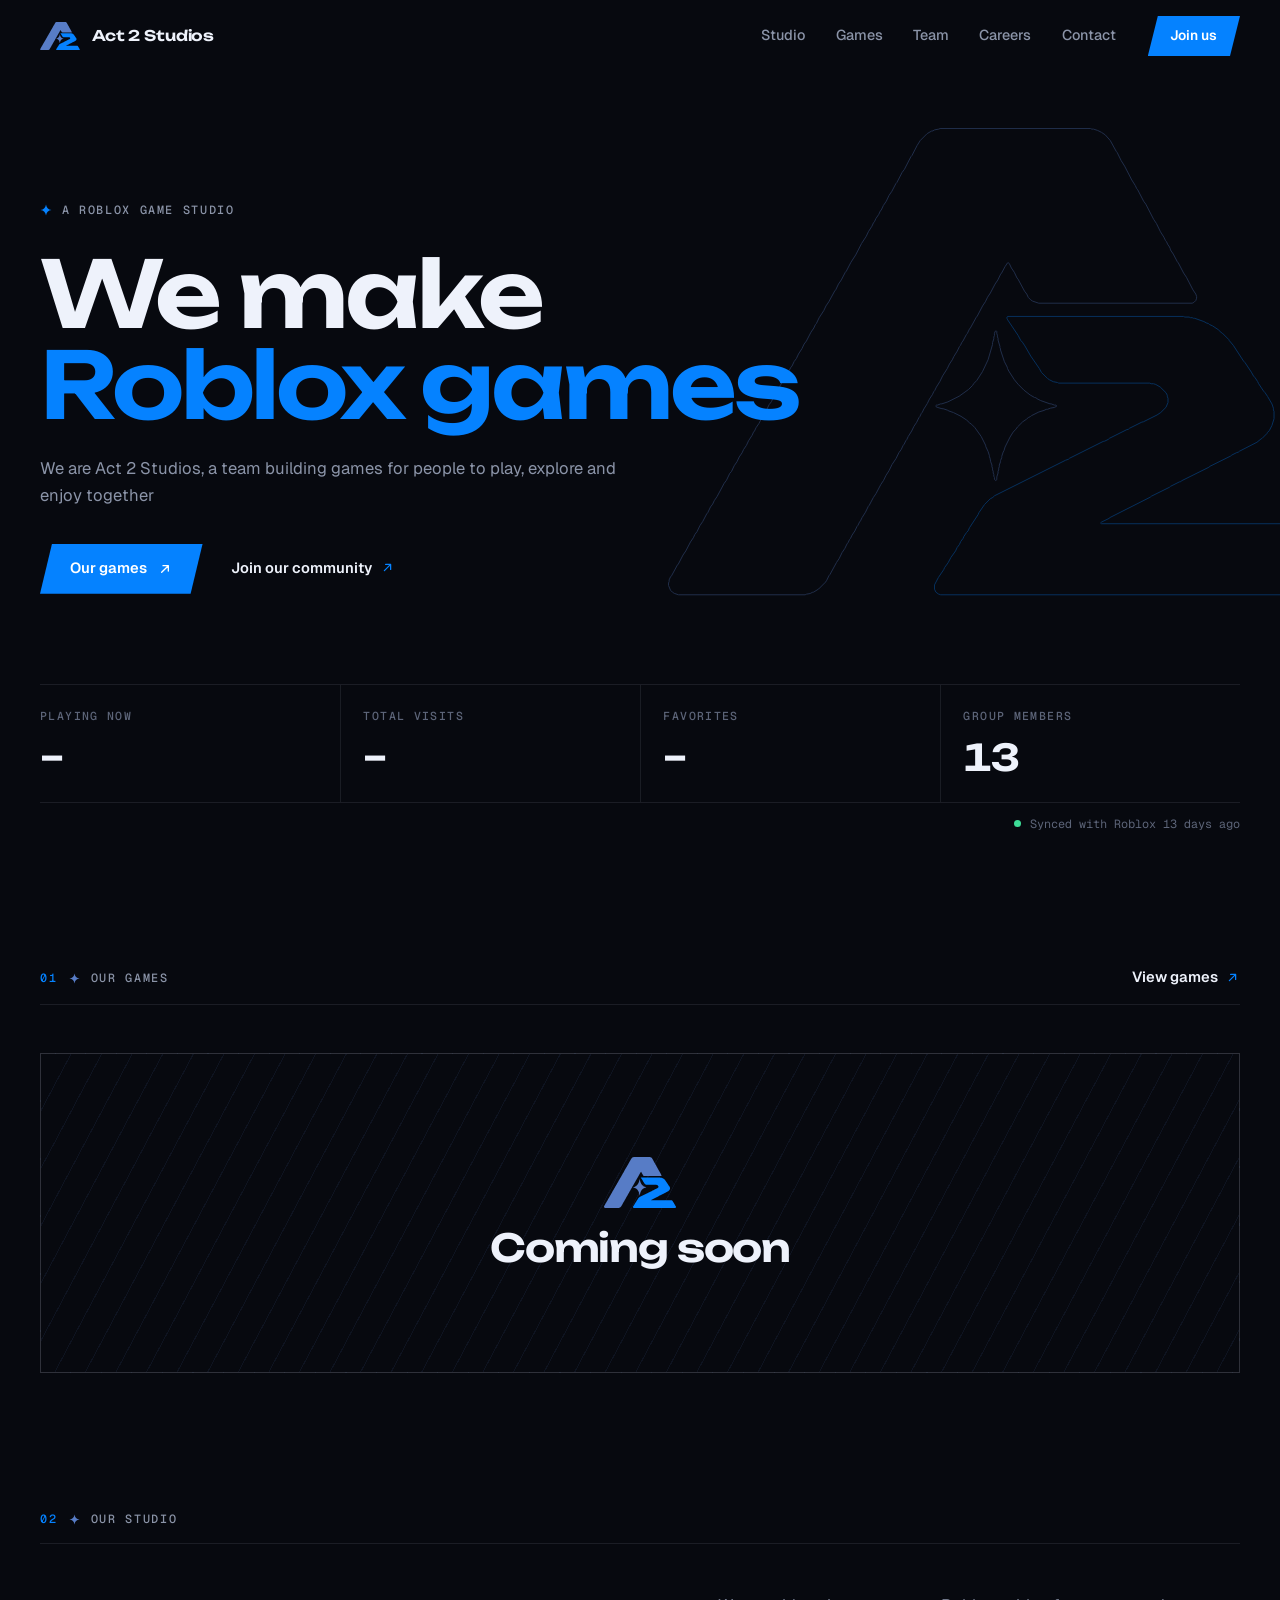
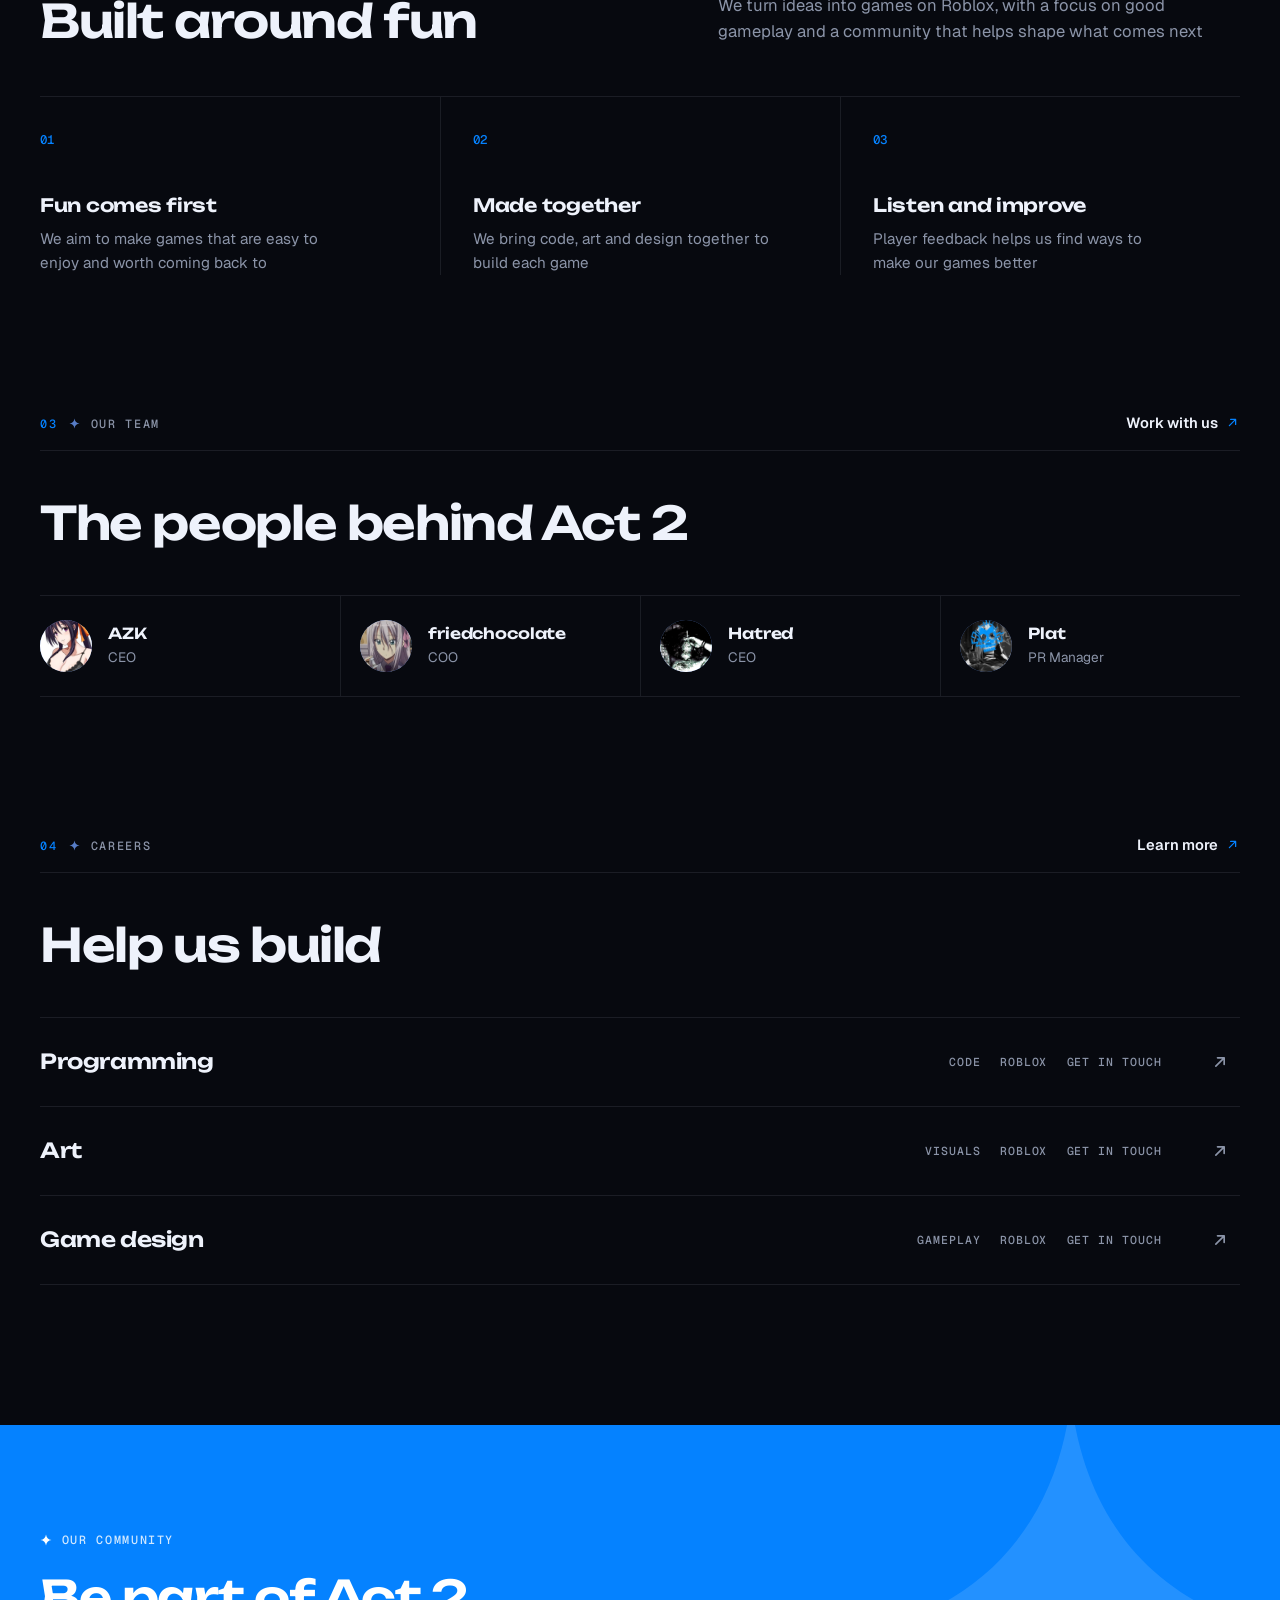
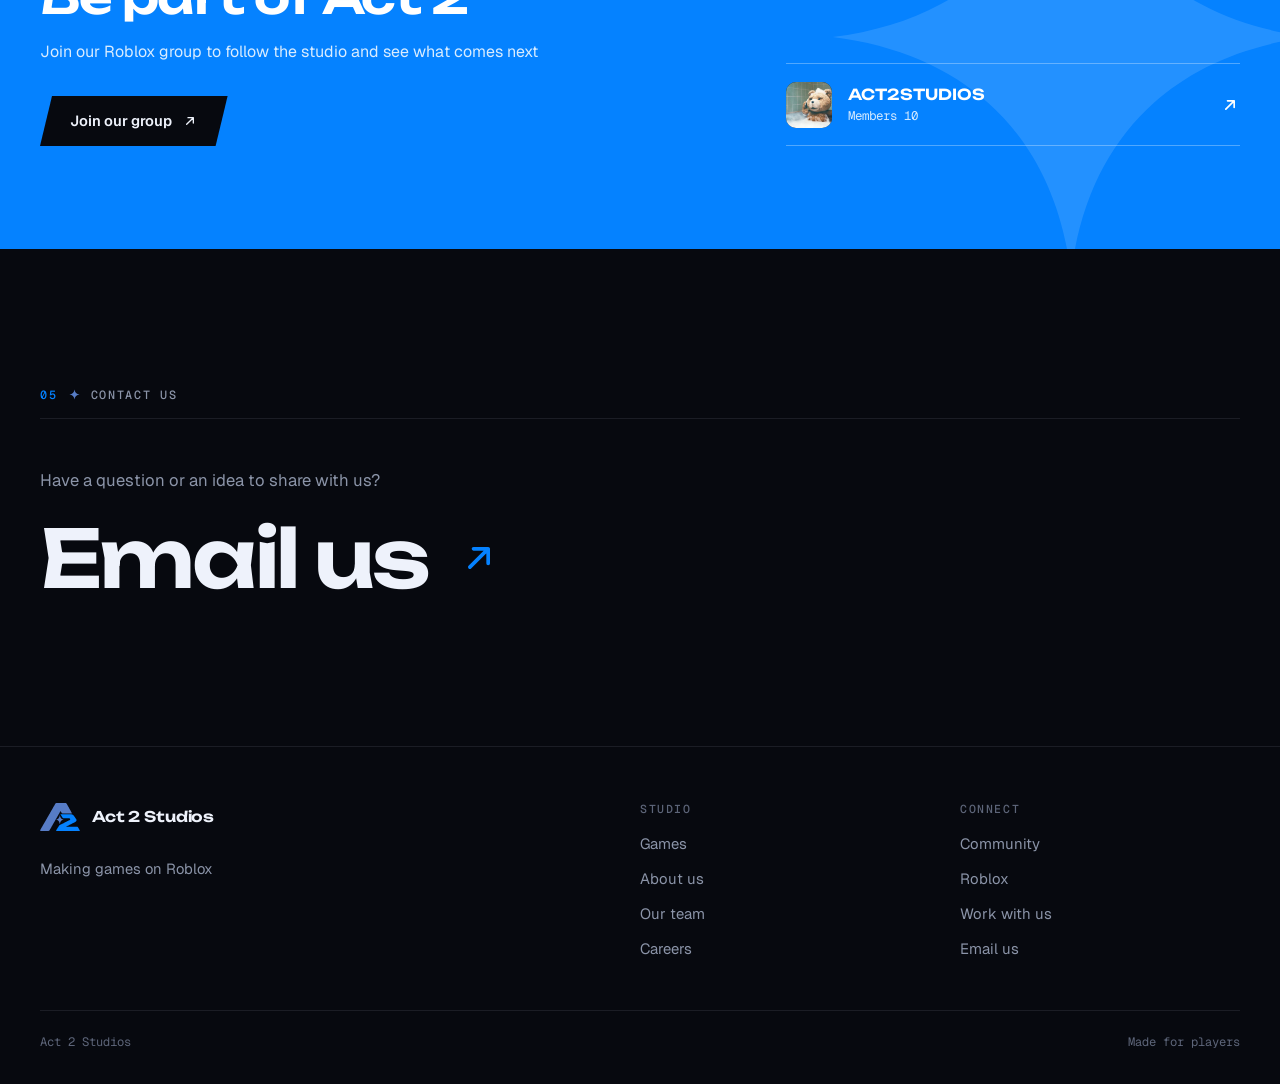
<file: index.html>
<!doctype html>
<html lang="en">
<head>
  <meta charset="utf-8">
  <meta name="viewport" content="width=device-width, initial-scale=1">
  <title>Act 2 Studios</title>
  <meta name="description" content="Act 2 Studios makes games on Roblox with a focus on fun and community">
  <meta name="theme-color" content="#07090f">
  <link rel="canonical" href="https://act2studios.co/">
  <meta property="og:type" content="website">
  <meta property="og:site_name" content="Act 2 Studios">
  <meta property="og:title" content="Act 2 Studios">
  <meta property="og:description" content="Act 2 Studios makes games on Roblox with a focus on fun and community">
  <meta property="og:url" content="https://act2studios.co/">
  <link rel="icon" href="assets/img/logo.svg" type="image/svg+xml">
  <link rel="preconnect" href="https://fonts.googleapis.com">
  <link rel="preconnect" href="https://fonts.gstatic.com" crossorigin>
  <link rel="stylesheet" href="https://fonts.googleapis.com/css2?family=Geist+Mono:wght@400;500&family=Geist:wght@400;500;600&family=Unbounded:wght@500;600;700&display=swap">
  <link rel="stylesheet" href="css/style.css">
  <script>document.documentElement.classList.add("js")</script>
</head>
<body>
  <a class="skip" href="#main">Skip to content</a>

  <svg class="sprite" aria-hidden="true" focusable="false">
    <defs>
      <symbol id="logo" viewBox="0 0 1058 747"><path fill="#577cc6" fill-rule="evenodd" d="M525 324.2L523.2 324.8L522 328.0L522 331.8L521 334.0L521 336.8L519 343.0L519 345.8L511.8 370.5L502.8 389.5L493.8 403.5L489.2 408.2L487 411.5L480.5 418.0L465.5 428.8L447.5 437.8L437.8 441.0L436 441.0L430.8 443.0L429.2 443.0L428.2 443.8L428.5 445.5L430.2 446.5L438 448.8L439.8 448.8L446.5 451.0L449.2 452.5L456.5 455.0L468.5 461.0L477.5 467.0L482.2 471.5L485.5 473.8L490.8 479.2L500.8 493.2L507.8 507.2L508.2 509.5L511.8 517.2L514 524.0L514 525.8L515 528.0L516 533.8L518 539.0L518 541.8L519 544.0L519 546.8L520 549.0L520 551.8L521 554.0L521 556.8L522 559.0L522 561.8L523 563.2L524.2 563.8L525.8 562.5L525.8 558.0L527.8 551.8L527.8 549.0L528.8 546.8L528.8 544.0L529.8 541.8L529.8 539.0L531.8 533.8L531.8 532.0L533.8 526.8L533.8 525.0L536 518.2L537.5 515.5L539 510.2L547 494.2L552 486.2L556.5 481.5L558.8 478.2L567.2 469.8L573.5 465.5L576.2 463.0L579.5 461.5L581.2 460.0L593.2 454.0L601.5 451.5L605 449.8L606.8 449.8L612 447.8L617.8 446.8L621.5 445.0L621.5 443.8L620.5 443.0L618 443.0L612.8 441.0L611 441.0L596.2 435.8L590.2 432.8L588.5 431.2L586.2 430.8L579.2 426.8L569.2 419.0L559.8 409.5L554 402.5L545 388.5L543 384.5L542.5 382.2L538 373.5L531.8 354.8L531.8 353.0L530.8 350.8L530.8 349.0L527.8 338.8L527.8 336.0L526.8 333.8L526.8 331.0L525.8 328.8L525.8 325.2ZM699.5 10.2L693.5 6.2L687.5 3.2L680.8 1.0L678 1.0L675.8 0.0L435 0.0L432.8 1.0L426.2 2.2L423.5 3.8L421.2 4.2L414.2 8.2L403.2 19.2L398.2 27.2L389.8 43.5L388.2 45.2L377.8 65.5L374.2 70.2L365.8 86.5L364.2 88.2L357.8 100.5L353.2 107.2L348.8 116.5L344.2 123.2L340.8 130.5L339.2 132.2L336.8 137.5L332.2 144.2L329.8 149.5L328.2 151.2L325.8 156.5L320.2 165.2L316.8 172.5L309.2 184.2L299.8 202.5L292.2 214.2L284.8 228.5L283.2 230.2L276.8 242.5L272.2 249.2L267.8 258.5L266.2 260.2L256.8 277.5L252.2 284.2L248.8 291.5L241.2 303.2L236.8 312.5L235.2 314.2L232.8 319.5L228.2 326.2L220.8 340.5L217.2 345.2L213.8 352.5L208.2 361.2L204.8 368.5L201.2 373.2L197.8 380.5L196.2 382.2L185.8 401.5L179.2 411.2L174.8 420.5L167.2 432.2L164.8 437.5L161.2 442.2L155.8 453.5L152.2 458.2L144.8 472.5L140.2 479.2L137.8 484.5L136.2 486.2L133.8 491.5L128.2 500.2L124.8 507.5L120.2 514.2L117.8 519.5L113.2 526.2L109.8 533.5L105.2 540.2L100.8 549.5L98.2 552.2L92.8 563.5L89.2 568.2L77.8 589.5L73.2 596.2L70.8 601.5L67.2 606.2L62.8 615.5L61.2 617.2L54.8 629.5L50.2 636.2L45.8 645.5L42.2 650.2L39.8 655.5L35.2 662.2L27.8 676.5L23.2 683.2L15.8 697.5L14.2 699.2L4.8 716.5L3.2 718.2L1 723.0L1 725.8L0 728.0L0 731.8L3.2 739.5L6.2 742.5L9.2 744.5L16 746.8L218.8 746.8L221 745.8L226.8 744.8L230.2 743.0L232.5 742.5L240.5 737.5L251.5 726.5L253.5 723.5L257 716.2L258.5 714.5L269 695.2L273.5 688.5L278 679.2L282.5 672.5L286 665.2L287.5 663.5L290 658.2L291.5 656.5L294 651.2L298.5 644.5L302 637.2L303.5 635.5L306 630.2L307.5 628.5L310 623.2L315.5 614.5L320 605.2L321.5 603.5L328 591.2L332.5 584.5L340 570.2L344.5 563.5L348 556.2L353.5 547.5L358 538.2L364.5 528.5L369 519.2L372.5 514.5L376 507.2L377.5 505.5L380 500.2L381.5 498.5L384 493.2L389.5 484.5L393 477.2L397.5 470.5L401 463.2L402.5 461.5L405 456.2L406.5 454.5L409 449.2L414.5 440.5L418 433.2L422.5 426.5L425 421.2L426.5 419.5L429 414.2L434.5 405.5L439 396.2L446.5 384.5L450 377.2L454.5 370.5L457 365.2L462.5 356.5L466 349.2L467.5 347.5L470 342.2L471.5 340.5L477 330.2L478.5 328.5L482 321.2L483.5 319.5L493 302.2L494.5 300.5L503 284.2L507.5 277.5L511 270.2L515.5 263.5L523 249.2L527.5 242.5L532 233.2L533.5 231.5L539 221.2L543 215.2L544.2 215.0L545.8 216.2L549.2 223.5L553.8 230.2L558.2 239.5L559.8 241.2L570.2 260.5L573.8 265.2L576.2 270.5L580.2 274.5L583.2 276.5L593 279.8L838.8 279.8L841.5 278.5L844.5 275.5L845.8 271.8L845.8 269.0L844.5 265.2L840 258.5L829.5 238.2L825 231.5L816.5 215.2L815 213.5L808.5 201.2L804 194.5L803.5 192.2L801.5 188.2L800 186.5L797.5 181.2L796 179.5L793.5 174.2L788 165.5L781.5 152.2L777 145.5L764.5 121.2L761 116.5L751.5 98.2L750 96.5L747.5 91.2L742 82.5L730.5 60.2L725 51.5L718.5 38.2L717 36.5L707.5 19.2Z"/><path fill="#0582ff" fill-rule="evenodd" d="M542.2 301.8L542 303.8L543.2 306.5L559.8 331.2L564.2 339.5L566.8 342.2L570.8 348.2L580.2 364.5L593.8 384.2L597.2 390.5L607.2 400.5L610.2 402.5L616.2 405.5L622.8 406.8L625 407.8L770.8 407.8L773 408.8L776.8 408.8L780.5 410.0L787.5 414.0L796.8 423.2L798.8 427.2L799 429.8L800 432.0L800 438.8L796.8 446.5L788.5 454.8L782.5 458.8L760.5 469.8L758.2 470.2L738.2 480.2L736.5 481.8L734.2 482.2L706.2 496.2L704.5 497.8L698.5 500.8L696.2 501.2L642.2 528.2L640.5 529.8L636.2 531.2L522.2 588.2L519.5 590.8L515.2 593.2L506.2 602.2L497.2 615.2L495.8 618.5L482.2 639.2L479.8 644.5L477.2 647.2L473.2 653.2L471.8 656.5L468.2 661.2L465.8 666.5L462.2 671.2L459.8 676.5L452.2 687.2L447.8 695.5L442.2 703.2L440.8 706.5L432.2 719.2L426 731.0L426 737.8L428.2 742.5L432.2 745.5L436 746.8L1047.8 746.8L1051.5 745.5L1055.5 742.5L1057.8 737.8L1057.8 731.0L1056.5 727.2L1052 720.5L1049.5 715.2L1046 710.5L1039.5 698.2L1036 693.5L1034.5 690.2L1030 683.5L1023.5 671.2L1017 661.5L1007.5 644.2L1004.5 640.5L1000.5 637.2L994.5 634.2L990.8 633.0L693.5 633.0L692.2 632.2L692.2 631.5L693.8 630.2L705.5 624.5L707.2 623.0L771.5 590.5L773.2 589.0L802.5 574.5L804.2 573.0L818.2 566.0L820.5 565.5L822.2 564.0L865.5 542.5L867.2 541.0L900.5 524.5L902.2 523.0L910.2 519.0L912.5 518.5L914.2 517.0L942.5 502.5L949.2 497.0L950.5 496.5L958.5 488.5L959 487.2L962.5 483.5L966.5 475.5L969.8 464.8L969.8 453.0L968.8 450.8L968.8 448.0L966.5 441.2L959.5 429.2L955.5 423.2L953 420.5L945 408.5L943.5 405.2L939.5 399.2L937 396.5L933.5 390.2L923.5 375.2L921 372.5L904.5 347.2L898 339.5L897.5 338.2L886.5 327.2L885.2 326.8L880.5 322.2L871.5 316.2L866.2 313.8L864.5 312.2L862.2 311.8L857.5 309.2L842.8 304.0L841 304.0L838.8 303.0L836 303.0L833.8 302.0L827 302.0L824.8 301.0L543.2 301.0Z"/></symbol>
      <symbol id="ic-spark" viewBox="0 0 24 24"><path fill="currentColor" d="M12 1c.7 6.2 4.6 10.2 11 11-6.4.8-10.3 4.8-11 11-.7-6.2-4.6-10.2-11-11 6.4-.8 10.3-4.8 11-11Z"/></symbol>
      <symbol id="ic-arrow" viewBox="0 0 24 24"><path d="M7 17 17 7M9 7h8v8" fill="none" stroke="currentColor" stroke-width="2" stroke-linecap="round" stroke-linejoin="round"/></symbol>
      <symbol id="ic-play" viewBox="0 0 24 24"><path d="M8 5.5v13a1 1 0 0 0 1.5.86l10.2-6.5a1 1 0 0 0 0-1.72L9.5 4.64A1 1 0 0 0 8 5.5Z" fill="currentColor"/></symbol>
      <symbol id="ic-menu" viewBox="0 0 24 24"><path d="M4 8h16M4 16h16" fill="none" stroke="currentColor" stroke-width="2" stroke-linecap="round"/></symbol>
      <symbol id="ic-close" viewBox="0 0 24 24"><path d="M6 6l12 12M18 6 6 18" fill="none" stroke="currentColor" stroke-width="2" stroke-linecap="round"/></symbol>
      <symbol id="ic-roblox" viewBox="0 0 24 24"><path fill="currentColor" fill-rule="evenodd" d="M6.1 2 2 17.9 17.9 22 22 6.1ZM13.8 14.9l-4.7-1.2 1.2-4.7 4.7 1.2Z"/></symbol>
    </defs>
  </svg>

  <header class="nav" data-nav>
    <div class="wrap nav__bar">
      <a class="brand" href="./" aria-label="Act 2 Studios home"><svg class="brand__logo" aria-hidden="true"><use href="#logo"/></svg><span>Act 2 Studios</span></a>
      <nav class="nav__links" id="nav-links" aria-label="Primary">
        <a href="./#studio">Studio</a>
        <a href="games.html">Games</a>
        <a href="./#team">Team</a>
        <a href="careers.html">Careers</a>
        <a href="./#contact">Contact</a>
        <a class="nav__links-cta" href="./#community">Community <svg aria-hidden="true"><use href="#ic-arrow"/></svg></a>
      </nav>
      <a class="btn btn--primary btn--sm nav__cta" href="./#community">Join us</a>
      <button class="nav__toggle" type="button" aria-expanded="false" aria-controls="nav-links" aria-label="Menu">
        <svg class="ic-open" aria-hidden="true"><use href="#ic-menu"/></svg>
        <svg class="ic-close" aria-hidden="true"><use href="#ic-close"/></svg>
      </button>
    </div>
  </header>

  <main id="main">
    <section class="hero">
      <svg class="hero__art" viewBox="-4 -4 1066 755" aria-hidden="true"><path pathLength="1" d="M525 324.2L523.2 324.8L522 328.0L522 331.8L521 334.0L521 336.8L519 343.0L519 345.8L511.8 370.5L502.8 389.5L493.8 403.5L489.2 408.2L487 411.5L480.5 418.0L465.5 428.8L447.5 437.8L437.8 441.0L436 441.0L430.8 443.0L429.2 443.0L428.2 443.8L428.5 445.5L430.2 446.5L438 448.8L439.8 448.8L446.5 451.0L449.2 452.5L456.5 455.0L468.5 461.0L477.5 467.0L482.2 471.5L485.5 473.8L490.8 479.2L500.8 493.2L507.8 507.2L508.2 509.5L511.8 517.2L514 524.0L514 525.8L515 528.0L516 533.8L518 539.0L518 541.8L519 544.0L519 546.8L520 549.0L520 551.8L521 554.0L521 556.8L522 559.0L522 561.8L523 563.2L524.2 563.8L525.8 562.5L525.8 558.0L527.8 551.8L527.8 549.0L528.8 546.8L528.8 544.0L529.8 541.8L529.8 539.0L531.8 533.8L531.8 532.0L533.8 526.8L533.8 525.0L536 518.2L537.5 515.5L539 510.2L547 494.2L552 486.2L556.5 481.5L558.8 478.2L567.2 469.8L573.5 465.5L576.2 463.0L579.5 461.5L581.2 460.0L593.2 454.0L601.5 451.5L605 449.8L606.8 449.8L612 447.8L617.8 446.8L621.5 445.0L621.5 443.8L620.5 443.0L618 443.0L612.8 441.0L611 441.0L596.2 435.8L590.2 432.8L588.5 431.2L586.2 430.8L579.2 426.8L569.2 419.0L559.8 409.5L554 402.5L545 388.5L543 384.5L542.5 382.2L538 373.5L531.8 354.8L531.8 353.0L530.8 350.8L530.8 349.0L527.8 338.8L527.8 336.0L526.8 333.8L526.8 331.0L525.8 328.8L525.8 325.2ZM699.5 10.2L693.5 6.2L687.5 3.2L680.8 1.0L678 1.0L675.8 0.0L435 0.0L432.8 1.0L426.2 2.2L423.5 3.8L421.2 4.2L414.2 8.2L403.2 19.2L398.2 27.2L389.8 43.5L388.2 45.2L377.8 65.5L374.2 70.2L365.8 86.5L364.2 88.2L357.8 100.5L353.2 107.2L348.8 116.5L344.2 123.2L340.8 130.5L339.2 132.2L336.8 137.5L332.2 144.2L329.8 149.5L328.2 151.2L325.8 156.5L320.2 165.2L316.8 172.5L309.2 184.2L299.8 202.5L292.2 214.2L284.8 228.5L283.2 230.2L276.8 242.5L272.2 249.2L267.8 258.5L266.2 260.2L256.8 277.5L252.2 284.2L248.8 291.5L241.2 303.2L236.8 312.5L235.2 314.2L232.8 319.5L228.2 326.2L220.8 340.5L217.2 345.2L213.8 352.5L208.2 361.2L204.8 368.5L201.2 373.2L197.8 380.5L196.2 382.2L185.8 401.5L179.2 411.2L174.8 420.5L167.2 432.2L164.8 437.5L161.2 442.2L155.8 453.5L152.2 458.2L144.8 472.5L140.2 479.2L137.8 484.5L136.2 486.2L133.8 491.5L128.2 500.2L124.8 507.5L120.2 514.2L117.8 519.5L113.2 526.2L109.8 533.5L105.2 540.2L100.8 549.5L98.2 552.2L92.8 563.5L89.2 568.2L77.8 589.5L73.2 596.2L70.8 601.5L67.2 606.2L62.8 615.5L61.2 617.2L54.8 629.5L50.2 636.2L45.8 645.5L42.2 650.2L39.8 655.5L35.2 662.2L27.8 676.5L23.2 683.2L15.8 697.5L14.2 699.2L4.8 716.5L3.2 718.2L1 723.0L1 725.8L0 728.0L0 731.8L3.2 739.5L6.2 742.5L9.2 744.5L16 746.8L218.8 746.8L221 745.8L226.8 744.8L230.2 743.0L232.5 742.5L240.5 737.5L251.5 726.5L253.5 723.5L257 716.2L258.5 714.5L269 695.2L273.5 688.5L278 679.2L282.5 672.5L286 665.2L287.5 663.5L290 658.2L291.5 656.5L294 651.2L298.5 644.5L302 637.2L303.5 635.5L306 630.2L307.5 628.5L310 623.2L315.5 614.5L320 605.2L321.5 603.5L328 591.2L332.5 584.5L340 570.2L344.5 563.5L348 556.2L353.5 547.5L358 538.2L364.5 528.5L369 519.2L372.5 514.5L376 507.2L377.5 505.5L380 500.2L381.5 498.5L384 493.2L389.5 484.5L393 477.2L397.5 470.5L401 463.2L402.5 461.5L405 456.2L406.5 454.5L409 449.2L414.5 440.5L418 433.2L422.5 426.5L425 421.2L426.5 419.5L429 414.2L434.5 405.5L439 396.2L446.5 384.5L450 377.2L454.5 370.5L457 365.2L462.5 356.5L466 349.2L467.5 347.5L470 342.2L471.5 340.5L477 330.2L478.5 328.5L482 321.2L483.5 319.5L493 302.2L494.5 300.5L503 284.2L507.5 277.5L511 270.2L515.5 263.5L523 249.2L527.5 242.5L532 233.2L533.5 231.5L539 221.2L543 215.2L544.2 215.0L545.8 216.2L549.2 223.5L553.8 230.2L558.2 239.5L559.8 241.2L570.2 260.5L573.8 265.2L576.2 270.5L580.2 274.5L583.2 276.5L593 279.8L838.8 279.8L841.5 278.5L844.5 275.5L845.8 271.8L845.8 269.0L844.5 265.2L840 258.5L829.5 238.2L825 231.5L816.5 215.2L815 213.5L808.5 201.2L804 194.5L803.5 192.2L801.5 188.2L800 186.5L797.5 181.2L796 179.5L793.5 174.2L788 165.5L781.5 152.2L777 145.5L764.5 121.2L761 116.5L751.5 98.2L750 96.5L747.5 91.2L742 82.5L730.5 60.2L725 51.5L718.5 38.2L717 36.5L707.5 19.2Z"/><path pathLength="1" d="M542.2 301.8L542 303.8L543.2 306.5L559.8 331.2L564.2 339.5L566.8 342.2L570.8 348.2L580.2 364.5L593.8 384.2L597.2 390.5L607.2 400.5L610.2 402.5L616.2 405.5L622.8 406.8L625 407.8L770.8 407.8L773 408.8L776.8 408.8L780.5 410.0L787.5 414.0L796.8 423.2L798.8 427.2L799 429.8L800 432.0L800 438.8L796.8 446.5L788.5 454.8L782.5 458.8L760.5 469.8L758.2 470.2L738.2 480.2L736.5 481.8L734.2 482.2L706.2 496.2L704.5 497.8L698.5 500.8L696.2 501.2L642.2 528.2L640.5 529.8L636.2 531.2L522.2 588.2L519.5 590.8L515.2 593.2L506.2 602.2L497.2 615.2L495.8 618.5L482.2 639.2L479.8 644.5L477.2 647.2L473.2 653.2L471.8 656.5L468.2 661.2L465.8 666.5L462.2 671.2L459.8 676.5L452.2 687.2L447.8 695.5L442.2 703.2L440.8 706.5L432.2 719.2L426 731.0L426 737.8L428.2 742.5L432.2 745.5L436 746.8L1047.8 746.8L1051.5 745.5L1055.5 742.5L1057.8 737.8L1057.8 731.0L1056.5 727.2L1052 720.5L1049.5 715.2L1046 710.5L1039.5 698.2L1036 693.5L1034.5 690.2L1030 683.5L1023.5 671.2L1017 661.5L1007.5 644.2L1004.5 640.5L1000.5 637.2L994.5 634.2L990.8 633.0L693.5 633.0L692.2 632.2L692.2 631.5L693.8 630.2L705.5 624.5L707.2 623.0L771.5 590.5L773.2 589.0L802.5 574.5L804.2 573.0L818.2 566.0L820.5 565.5L822.2 564.0L865.5 542.5L867.2 541.0L900.5 524.5L902.2 523.0L910.2 519.0L912.5 518.5L914.2 517.0L942.5 502.5L949.2 497.0L950.5 496.5L958.5 488.5L959 487.2L962.5 483.5L966.5 475.5L969.8 464.8L969.8 453.0L968.8 450.8L968.8 448.0L966.5 441.2L959.5 429.2L955.5 423.2L953 420.5L945 408.5L943.5 405.2L939.5 399.2L937 396.5L933.5 390.2L923.5 375.2L921 372.5L904.5 347.2L898 339.5L897.5 338.2L886.5 327.2L885.2 326.8L880.5 322.2L871.5 316.2L866.2 313.8L864.5 312.2L862.2 311.8L857.5 309.2L842.8 304.0L841 304.0L838.8 303.0L836 303.0L833.8 302.0L827 302.0L824.8 301.0L543.2 301.0Z"/></svg>
      <div class="wrap hero__inner">
        <p class="label"><svg aria-hidden="true"><use href="#ic-spark"/></svg>A Roblox game studio</p>
        <h1 class="display">
            <span class="reveal" style="--d:1">We make</span>
            <span class="reveal accent" style="--d:2">Roblox games</span>
        </h1>
        <p class="lead reveal" style="--d:3">We are Act 2 Studios, a team building games for people to play, explore and enjoy together</p>
          <div class="cta-row reveal" style="--d:4">
            <a class="btn btn--primary" href="games.html">Our games <svg aria-hidden="true"><use href="#ic-arrow"/></svg></a>
            <a class="link" href="#community">Join our community <svg aria-hidden="true"><use href="#ic-arrow"/></svg></a>
          </div>
        <dl class="strip reveal" style="--d:4">
          <div><dt>Playing now</dt><dd data-live-stat="playing" data-format="full">–</dd></div>
          <div><dt>Total visits</dt><dd data-live-stat="visits">–</dd></div>
          <div><dt>Favorites</dt><dd data-live-stat="favorites">–</dd></div>
          <div><dt>Group members</dt><dd data-live-stat="members" data-format="full">–</dd></div>
        </dl>
        <p class="sync"><span class="live-dot"></span><span data-live-sync>Connecting to Roblox</span></p>
      </div>
    </section>

    <section class="sec" id="games" aria-label="Our games">
      <div class="wrap">
        <div class="sec__head">
          <span><b>01</b><svg aria-hidden="true"><use href="#ic-spark"/></svg>Our games</span>
          <a class="link" href="games.html">View games <svg aria-hidden="true"><use href="#ic-arrow"/></svg></a>
        </div>
        <div class="soon reveal">
          <svg class="soon__mark" aria-hidden="true"><use href="#logo"/></svg>
          <p class="soon__title">Coming soon</p>
        </div>
      </div>
    </section>

    <section class="sec" id="studio" aria-label="Our studio">
      <div class="wrap">
        <div class="sec__head">
          <span><b>02</b><svg aria-hidden="true"><use href="#ic-spark"/></svg>Our studio</span>
        </div>
        <div class="sec__top">
          <h2 class="h2 reveal">Built around fun</h2>
          <p class="lead reveal" style="--d:1">We turn ideas into games on Roblox, with a focus on good gameplay and a community that helps shape what comes next</p>
        </div>
        <div class="cols">
          <article class="col reveal" style="--d:0">
            <span class="col__n">01</span>
            <h3>Fun comes first</h3>
            <p>We aim to make games that are easy to enjoy and worth coming back to</p>
          </article>
          <article class="col reveal" style="--d:1">
            <span class="col__n">02</span>
            <h3>Made together</h3>
            <p>We bring code, art and design together to build each game</p>
          </article>
          <article class="col reveal" style="--d:2">
            <span class="col__n">03</span>
            <h3>Listen and improve</h3>
            <p>Player feedback helps us find ways to make our games better</p>
          </article>
        </div>
      </div>
    </section>

    <section class="sec" id="team" aria-label="Our team">
      <div class="wrap">
        <div class="sec__head">
          <span><b>03</b><svg aria-hidden="true"><use href="#ic-spark"/></svg>Our team</span>
          <a class="link" href="careers.html">Work with us <svg aria-hidden="true"><use href="#ic-arrow"/></svg></a>
        </div>
        <h2 class="h2 sec__title reveal">The people behind Act 2</h2>
        <div class="team">
          <div class="member reveal" style="--d:0" data-discord-user="846412061315563600" data-discord-avatar-guild="1552691380378275983">
            <span class="member__avatar" aria-hidden="true">AZ</span>
            <div><b>AZK</b><small>CEO</small></div>
          </div>
          <div class="member reveal" style="--d:1" data-discord-user="1305638512023830710" data-discord-avatar-guild="1552691380378275983">
            <span class="member__avatar" aria-hidden="true">FC</span>
            <div><b>friedchocolate</b><small>COO</small></div>
          </div>
          <div class="member reveal" style="--d:2" data-discord-user="1351083193196875892" data-discord-avatar-guild="1552691380378275983">
            <span class="member__avatar" aria-hidden="true">HA</span>
            <div><b>Hatred</b><small>CEO</small></div>
          </div>
          <div class="member reveal" style="--d:3" data-discord-user="1363818531115761684" data-discord-avatar-guild="1552691380378275983">
            <span class="member__avatar" aria-hidden="true">PL</span>
            <div><b>Plat</b><small>PR Manager</small></div>
          </div>
        </div>
      </div>
    </section>

    <section class="sec" id="careers" aria-label="Careers">
      <div class="wrap">
        <div class="sec__head">
          <span><b>04</b><svg aria-hidden="true"><use href="#ic-spark"/></svg>Careers</span>
          <a class="link" href="careers.html">Learn more <svg aria-hidden="true"><use href="#ic-arrow"/></svg></a>
        </div>
        <h2 class="h2 sec__title reveal">Help us build</h2>
        <div class="jobs">
          <a class="job reveal" href="careers.html#openings">
            <h3>Programming</h3>
            <span class="job__tags"><span>Code</span><span>Roblox</span><span>Get in touch</span></span>
            <span class="job__go"><svg aria-hidden="true"><use href="#ic-arrow"/></svg></span>
          </a>
          <a class="job reveal" href="careers.html#openings">
            <h3>Art</h3>
            <span class="job__tags"><span>Visuals</span><span>Roblox</span><span>Get in touch</span></span>
            <span class="job__go"><svg aria-hidden="true"><use href="#ic-arrow"/></svg></span>
          </a>
          <a class="job reveal" href="careers.html#openings">
            <h3>Game design</h3>
            <span class="job__tags"><span>Gameplay</span><span>Roblox</span><span>Get in touch</span></span>
            <span class="job__go"><svg aria-hidden="true"><use href="#ic-arrow"/></svg></span>
          </a>
        </div>
      </div>
    </section>

    <section class="band" id="community" aria-label="Our community">
      <svg class="band__art" aria-hidden="true"><use href="#ic-spark"/></svg>
      <div class="wrap band__inner">
        <div>
          <p class="label"><svg aria-hidden="true"><use href="#ic-spark"/></svg>Our community</p>
          <h2 class="h2">Be part of Act 2</h2>
          <p>Join our Roblox group to follow the studio and see what comes next</p>
          <div class="cta-row">
            <a class="btn btn--ink" href="https://www.roblox.com/communities/322532132">Join our group <svg aria-hidden="true"><use href="#ic-arrow"/></svg></a>
          </div>
        </div>
        <a class="grouplink" href="https://www.roblox.com/communities/322532132" target="_blank" rel="noopener" data-roblox-group="322532132">
              <span class="grouplink__icon" data-group-field="icon"><svg aria-hidden="true"><use href="#ic-roblox"/></svg></span>
              <span class="grouplink__text">
                <b data-group-field="name">Act 2 Studios</b>
                <small class="grouplink__meta">Members <span data-group-field="members" data-format="full">–</span></small>
                <small class="grouplink__cta">Visit our group</small>
              </span>
              <svg class="grouplink__go" aria-hidden="true"><use href="#ic-arrow"/></svg>
            </a>
      </div>
    </section>

    <section class="sec contact" id="contact" aria-label="Contact us">
      <div class="wrap">
        <div class="sec__head">
          <span><b>05</b><svg aria-hidden="true"><use href="#ic-spark"/></svg>Contact us</span>
        </div>
        <p class="lead reveal">Have a question or an idea to share with us?</p>
        <a class="contact__mail reveal" style="--d:1" href="mailto:hello@act2studios.co">Email us <svg aria-hidden="true"><use href="#ic-arrow"/></svg></a>
      </div>
    </section>
  </main>

  <footer class="footer">
    <div class="wrap footer__grid">
      <div class="footer__brand">
        <a class="brand" href="./"><svg class="brand__logo" aria-hidden="true"><use href="#logo"/></svg><span>Act 2 Studios</span></a>
        <p>Making games on Roblox</p>
      </div>
      <div>
        <p class="footer__title">Studio</p>
        <ul>
          <li><a href="games.html">Games</a></li>
          <li><a href="./#studio">About us</a></li>
          <li><a href="./#team">Our team</a></li>
          <li><a href="careers.html">Careers</a></li>
        </ul>
      </div>
      <div>
        <p class="footer__title">Connect</p>
        <ul>
          <li><a href="./#community">Community</a></li>
          <li><a href="https://www.roblox.com/communities/322532132" target="_blank" rel="noopener">Roblox</a></li>
          <li><a href="careers.html">Work with us</a></li>
          <li><a href="mailto:hello@act2studios.co">Email us</a></li>
        </ul>
      </div>
    </div>
    <div class="wrap footer__base">
      <p>Act 2 Studios</p>
      <p>Made for players</p>
    </div>
  </footer>

  <script src="data/snapshot.js"></script>
  <script src="js/live.js" defer></script>
  <script src="js/main.js" defer></script>
</body>
</html>
</file>
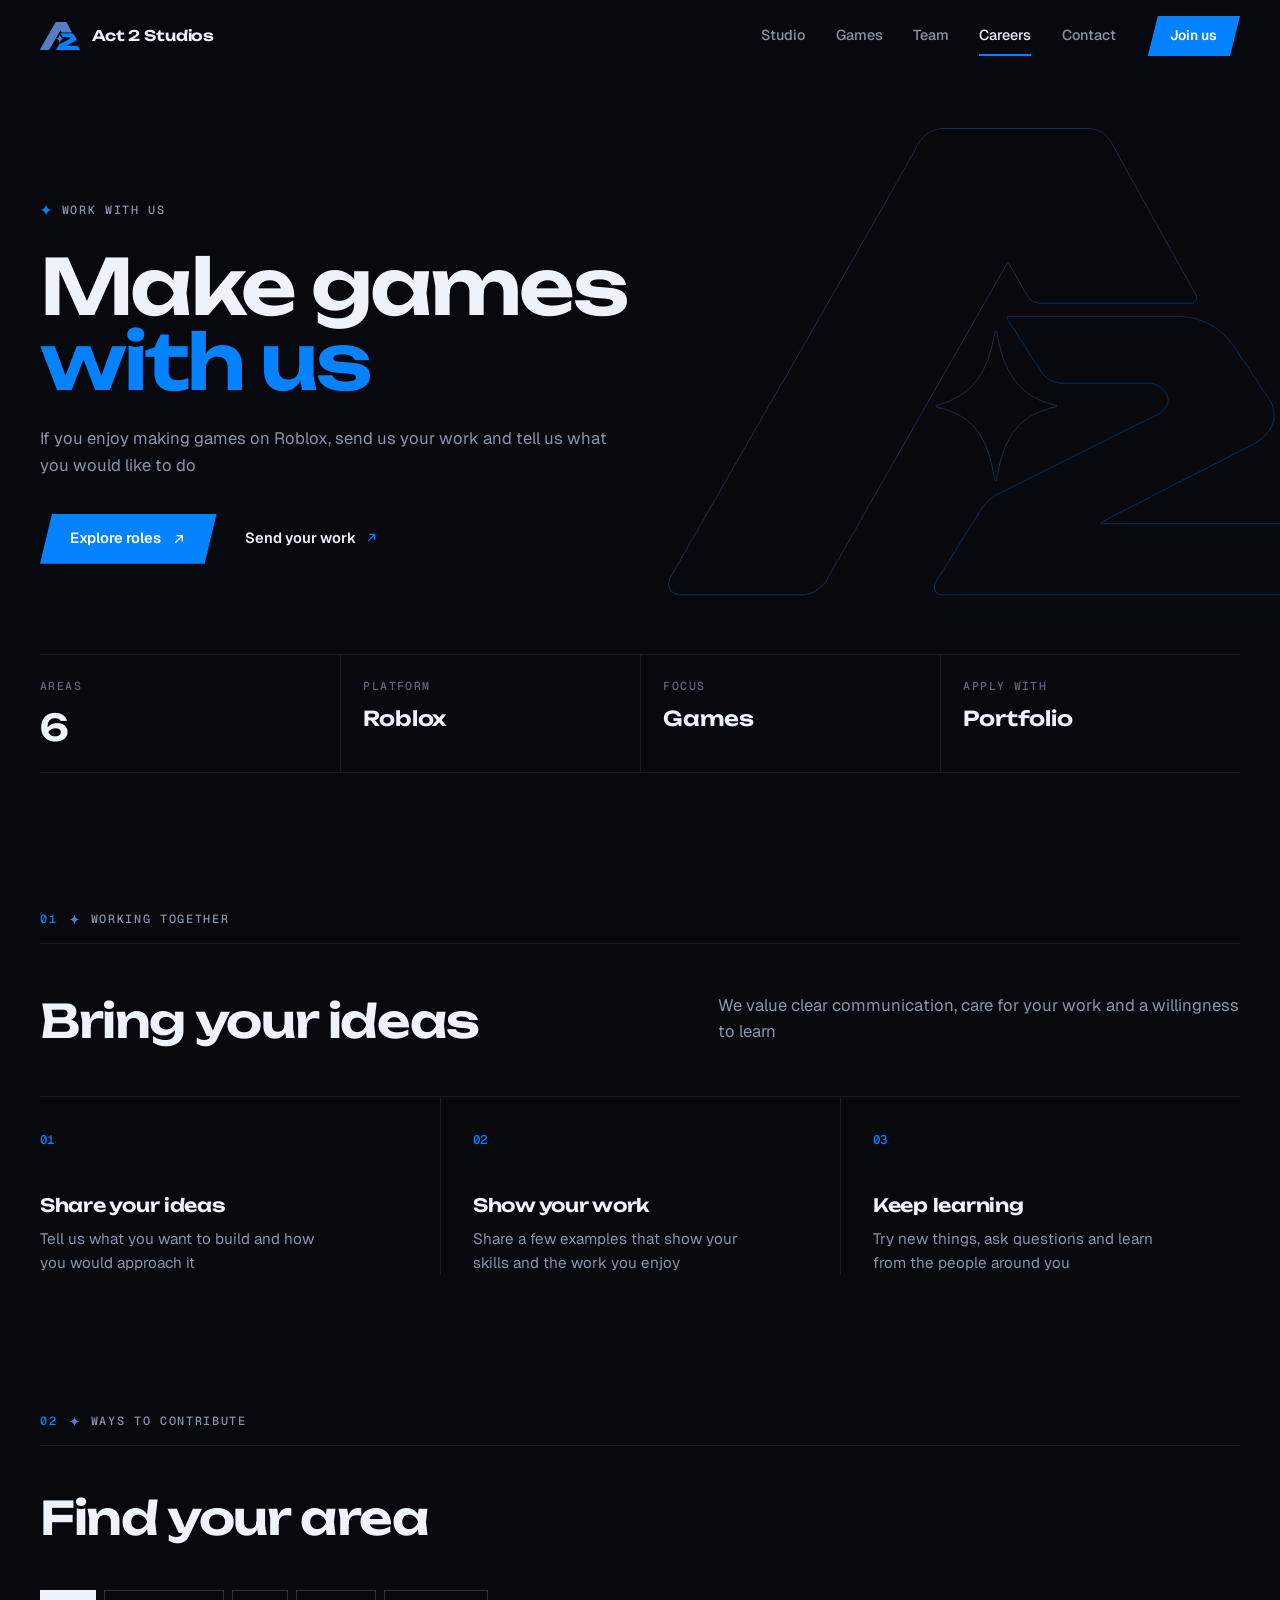
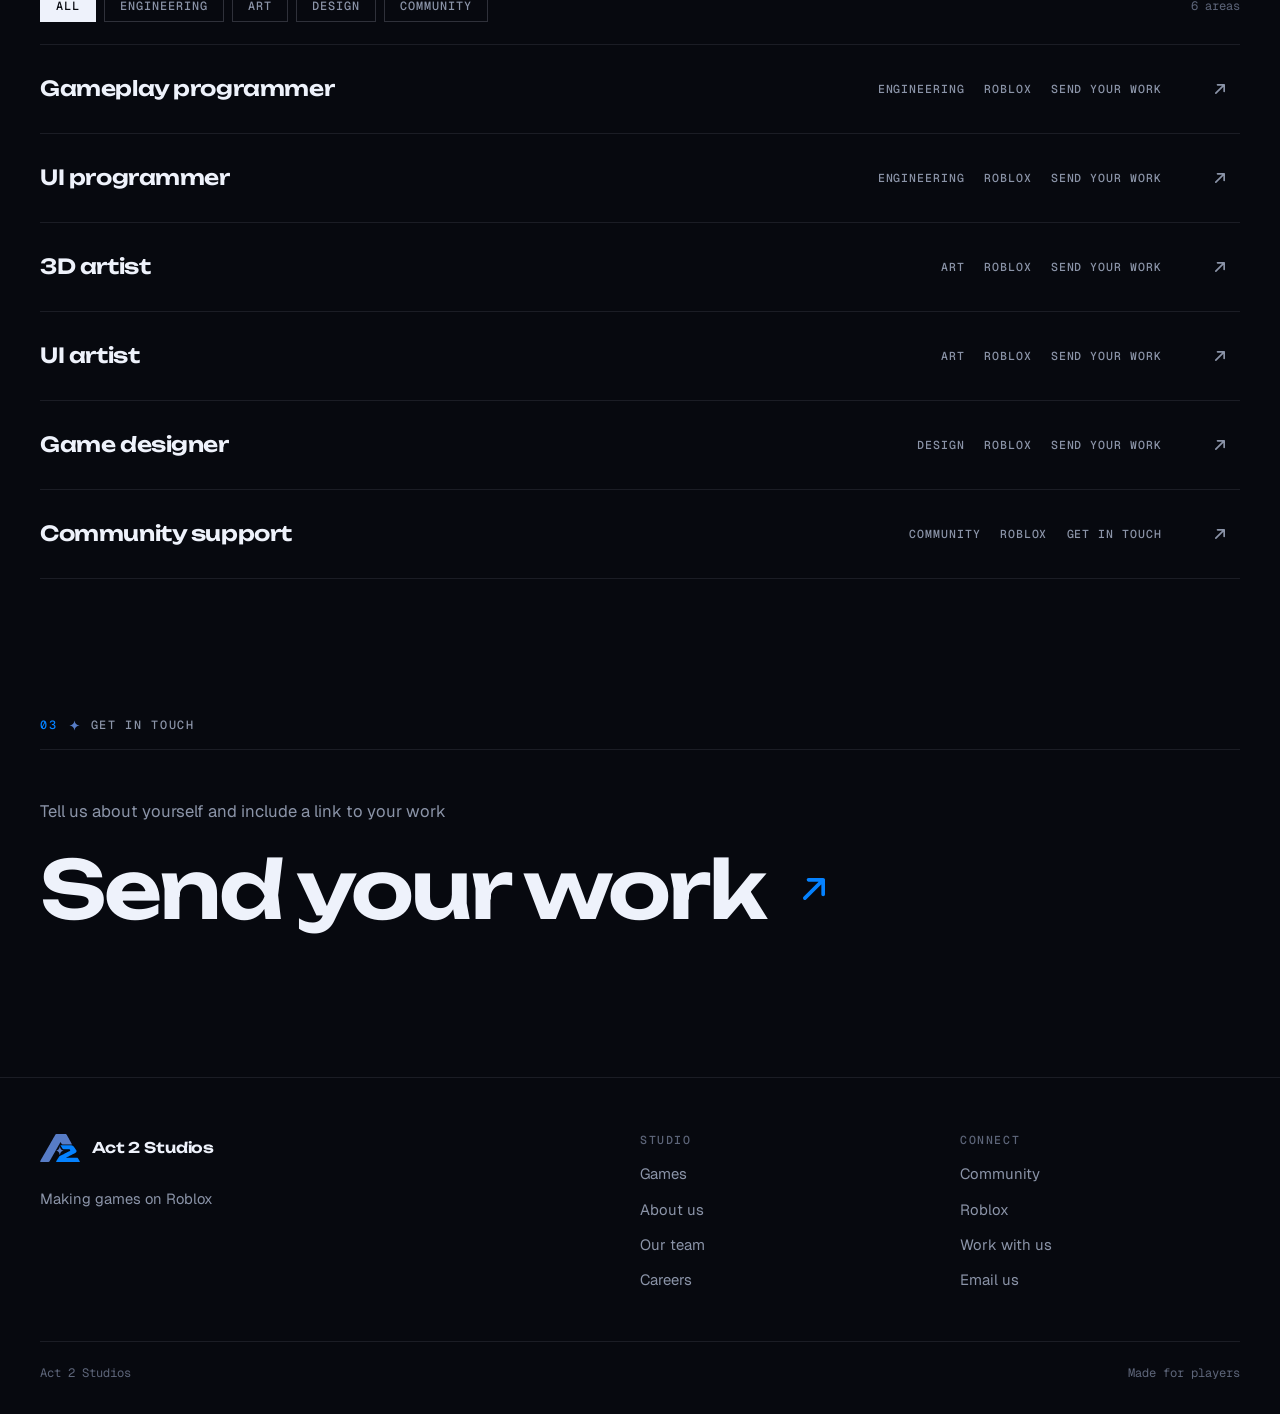
<file: careers.html>
<!doctype html>
<html lang="en">
<head>
  <meta charset="utf-8">
  <meta name="viewport" content="width=device-width, initial-scale=1">
  <title>Careers | Act 2 Studios</title>
  <meta name="description" content="Share your work with Act 2 Studios and help us make games on Roblox">
  <meta name="theme-color" content="#07090f">
  <link rel="canonical" href="https://act2studios.co/careers.html">
  <meta property="og:type" content="website">
  <meta property="og:site_name" content="Act 2 Studios">
  <meta property="og:title" content="Careers | Act 2 Studios">
  <meta property="og:description" content="Share your work with Act 2 Studios and help us make games on Roblox">
  <meta property="og:url" content="https://act2studios.co/careers.html">
  <link rel="icon" href="assets/img/logo.svg" type="image/svg+xml">
  <link rel="preconnect" href="https://fonts.googleapis.com">
  <link rel="preconnect" href="https://fonts.gstatic.com" crossorigin>
  <link rel="stylesheet" href="https://fonts.googleapis.com/css2?family=Geist+Mono:wght@400;500&family=Geist:wght@400;500;600&family=Unbounded:wght@500;600;700&display=swap">
  <link rel="stylesheet" href="css/style.css">
  <script>document.documentElement.classList.add("js")</script>
</head>
<body>
  <a class="skip" href="#main">Skip to content</a>

  <svg class="sprite" aria-hidden="true" focusable="false">
    <defs>
      <symbol id="logo" viewBox="0 0 1058 747"><path fill="#577cc6" fill-rule="evenodd" d="M525 324.2L523.2 324.8L522 328.0L522 331.8L521 334.0L521 336.8L519 343.0L519 345.8L511.8 370.5L502.8 389.5L493.8 403.5L489.2 408.2L487 411.5L480.5 418.0L465.5 428.8L447.5 437.8L437.8 441.0L436 441.0L430.8 443.0L429.2 443.0L428.2 443.8L428.5 445.5L430.2 446.5L438 448.8L439.8 448.8L446.5 451.0L449.2 452.5L456.5 455.0L468.5 461.0L477.5 467.0L482.2 471.5L485.5 473.8L490.8 479.2L500.8 493.2L507.8 507.2L508.2 509.5L511.8 517.2L514 524.0L514 525.8L515 528.0L516 533.8L518 539.0L518 541.8L519 544.0L519 546.8L520 549.0L520 551.8L521 554.0L521 556.8L522 559.0L522 561.8L523 563.2L524.2 563.8L525.8 562.5L525.8 558.0L527.8 551.8L527.8 549.0L528.8 546.8L528.8 544.0L529.8 541.8L529.8 539.0L531.8 533.8L531.8 532.0L533.8 526.8L533.8 525.0L536 518.2L537.5 515.5L539 510.2L547 494.2L552 486.2L556.5 481.5L558.8 478.2L567.2 469.8L573.5 465.5L576.2 463.0L579.5 461.5L581.2 460.0L593.2 454.0L601.5 451.5L605 449.8L606.8 449.8L612 447.8L617.8 446.8L621.5 445.0L621.5 443.8L620.5 443.0L618 443.0L612.8 441.0L611 441.0L596.2 435.8L590.2 432.8L588.5 431.2L586.2 430.8L579.2 426.8L569.2 419.0L559.8 409.5L554 402.5L545 388.5L543 384.5L542.5 382.2L538 373.5L531.8 354.8L531.8 353.0L530.8 350.8L530.8 349.0L527.8 338.8L527.8 336.0L526.8 333.8L526.8 331.0L525.8 328.8L525.8 325.2ZM699.5 10.2L693.5 6.2L687.5 3.2L680.8 1.0L678 1.0L675.8 0.0L435 0.0L432.8 1.0L426.2 2.2L423.5 3.8L421.2 4.2L414.2 8.2L403.2 19.2L398.2 27.2L389.8 43.5L388.2 45.2L377.8 65.5L374.2 70.2L365.8 86.5L364.2 88.2L357.8 100.5L353.2 107.2L348.8 116.5L344.2 123.2L340.8 130.5L339.2 132.2L336.8 137.5L332.2 144.2L329.8 149.5L328.2 151.2L325.8 156.5L320.2 165.2L316.8 172.5L309.2 184.2L299.8 202.5L292.2 214.2L284.8 228.5L283.2 230.2L276.8 242.5L272.2 249.2L267.8 258.5L266.2 260.2L256.8 277.5L252.2 284.2L248.8 291.5L241.2 303.2L236.8 312.5L235.2 314.2L232.8 319.5L228.2 326.2L220.8 340.5L217.2 345.2L213.8 352.5L208.2 361.2L204.8 368.5L201.2 373.2L197.8 380.5L196.2 382.2L185.8 401.5L179.2 411.2L174.8 420.5L167.2 432.2L164.8 437.5L161.2 442.2L155.8 453.5L152.2 458.2L144.8 472.5L140.2 479.2L137.8 484.5L136.2 486.2L133.8 491.5L128.2 500.2L124.8 507.5L120.2 514.2L117.8 519.5L113.2 526.2L109.8 533.5L105.2 540.2L100.8 549.5L98.2 552.2L92.8 563.5L89.2 568.2L77.8 589.5L73.2 596.2L70.8 601.5L67.2 606.2L62.8 615.5L61.2 617.2L54.8 629.5L50.2 636.2L45.8 645.5L42.2 650.2L39.8 655.5L35.2 662.2L27.8 676.5L23.2 683.2L15.8 697.5L14.2 699.2L4.8 716.5L3.2 718.2L1 723.0L1 725.8L0 728.0L0 731.8L3.2 739.5L6.2 742.5L9.2 744.5L16 746.8L218.8 746.8L221 745.8L226.8 744.8L230.2 743.0L232.5 742.5L240.5 737.5L251.5 726.5L253.5 723.5L257 716.2L258.5 714.5L269 695.2L273.5 688.5L278 679.2L282.5 672.5L286 665.2L287.5 663.5L290 658.2L291.5 656.5L294 651.2L298.5 644.5L302 637.2L303.5 635.5L306 630.2L307.5 628.5L310 623.2L315.5 614.5L320 605.2L321.5 603.5L328 591.2L332.5 584.5L340 570.2L344.5 563.5L348 556.2L353.5 547.5L358 538.2L364.5 528.5L369 519.2L372.5 514.5L376 507.2L377.5 505.5L380 500.2L381.5 498.5L384 493.2L389.5 484.5L393 477.2L397.5 470.5L401 463.2L402.5 461.5L405 456.2L406.5 454.5L409 449.2L414.5 440.5L418 433.2L422.5 426.5L425 421.2L426.5 419.5L429 414.2L434.5 405.5L439 396.2L446.5 384.5L450 377.2L454.5 370.5L457 365.2L462.5 356.5L466 349.2L467.5 347.5L470 342.2L471.5 340.5L477 330.2L478.5 328.5L482 321.2L483.5 319.5L493 302.2L494.5 300.5L503 284.2L507.5 277.5L511 270.2L515.5 263.5L523 249.2L527.5 242.5L532 233.2L533.5 231.5L539 221.2L543 215.2L544.2 215.0L545.8 216.2L549.2 223.5L553.8 230.2L558.2 239.5L559.8 241.2L570.2 260.5L573.8 265.2L576.2 270.5L580.2 274.5L583.2 276.5L593 279.8L838.8 279.8L841.5 278.5L844.5 275.5L845.8 271.8L845.8 269.0L844.5 265.2L840 258.5L829.5 238.2L825 231.5L816.5 215.2L815 213.5L808.5 201.2L804 194.5L803.5 192.2L801.5 188.2L800 186.5L797.5 181.2L796 179.5L793.5 174.2L788 165.5L781.5 152.2L777 145.5L764.5 121.2L761 116.5L751.5 98.2L750 96.5L747.5 91.2L742 82.5L730.5 60.2L725 51.5L718.5 38.2L717 36.5L707.5 19.2Z"/><path fill="#0582ff" fill-rule="evenodd" d="M542.2 301.8L542 303.8L543.2 306.5L559.8 331.2L564.2 339.5L566.8 342.2L570.8 348.2L580.2 364.5L593.8 384.2L597.2 390.5L607.2 400.5L610.2 402.5L616.2 405.5L622.8 406.8L625 407.8L770.8 407.8L773 408.8L776.8 408.8L780.5 410.0L787.5 414.0L796.8 423.2L798.8 427.2L799 429.8L800 432.0L800 438.8L796.8 446.5L788.5 454.8L782.5 458.8L760.5 469.8L758.2 470.2L738.2 480.2L736.5 481.8L734.2 482.2L706.2 496.2L704.5 497.8L698.5 500.8L696.2 501.2L642.2 528.2L640.5 529.8L636.2 531.2L522.2 588.2L519.5 590.8L515.2 593.2L506.2 602.2L497.2 615.2L495.8 618.5L482.2 639.2L479.8 644.5L477.2 647.2L473.2 653.2L471.8 656.5L468.2 661.2L465.8 666.5L462.2 671.2L459.8 676.5L452.2 687.2L447.8 695.5L442.2 703.2L440.8 706.5L432.2 719.2L426 731.0L426 737.8L428.2 742.5L432.2 745.5L436 746.8L1047.8 746.8L1051.5 745.5L1055.5 742.5L1057.8 737.8L1057.8 731.0L1056.5 727.2L1052 720.5L1049.5 715.2L1046 710.5L1039.5 698.2L1036 693.5L1034.5 690.2L1030 683.5L1023.5 671.2L1017 661.5L1007.5 644.2L1004.5 640.5L1000.5 637.2L994.5 634.2L990.8 633.0L693.5 633.0L692.2 632.2L692.2 631.5L693.8 630.2L705.5 624.5L707.2 623.0L771.5 590.5L773.2 589.0L802.5 574.5L804.2 573.0L818.2 566.0L820.5 565.5L822.2 564.0L865.5 542.5L867.2 541.0L900.5 524.5L902.2 523.0L910.2 519.0L912.5 518.5L914.2 517.0L942.5 502.5L949.2 497.0L950.5 496.5L958.5 488.5L959 487.2L962.5 483.5L966.5 475.5L969.8 464.8L969.8 453.0L968.8 450.8L968.8 448.0L966.5 441.2L959.5 429.2L955.5 423.2L953 420.5L945 408.5L943.5 405.2L939.5 399.2L937 396.5L933.5 390.2L923.5 375.2L921 372.5L904.5 347.2L898 339.5L897.5 338.2L886.5 327.2L885.2 326.8L880.5 322.2L871.5 316.2L866.2 313.8L864.5 312.2L862.2 311.8L857.5 309.2L842.8 304.0L841 304.0L838.8 303.0L836 303.0L833.8 302.0L827 302.0L824.8 301.0L543.2 301.0Z"/></symbol>
      <symbol id="ic-spark" viewBox="0 0 24 24"><path fill="currentColor" d="M12 1c.7 6.2 4.6 10.2 11 11-6.4.8-10.3 4.8-11 11-.7-6.2-4.6-10.2-11-11 6.4-.8 10.3-4.8 11-11Z"/></symbol>
      <symbol id="ic-arrow" viewBox="0 0 24 24"><path d="M7 17 17 7M9 7h8v8" fill="none" stroke="currentColor" stroke-width="2" stroke-linecap="round" stroke-linejoin="round"/></symbol>
      <symbol id="ic-play" viewBox="0 0 24 24"><path d="M8 5.5v13a1 1 0 0 0 1.5.86l10.2-6.5a1 1 0 0 0 0-1.72L9.5 4.64A1 1 0 0 0 8 5.5Z" fill="currentColor"/></symbol>
      <symbol id="ic-menu" viewBox="0 0 24 24"><path d="M4 8h16M4 16h16" fill="none" stroke="currentColor" stroke-width="2" stroke-linecap="round"/></symbol>
      <symbol id="ic-close" viewBox="0 0 24 24"><path d="M6 6l12 12M18 6 6 18" fill="none" stroke="currentColor" stroke-width="2" stroke-linecap="round"/></symbol>
      <symbol id="ic-roblox" viewBox="0 0 24 24"><path fill="currentColor" fill-rule="evenodd" d="M6.1 2 2 17.9 17.9 22 22 6.1ZM13.8 14.9l-4.7-1.2 1.2-4.7 4.7 1.2Z"/></symbol>
    </defs>
  </svg>

  <header class="nav" data-nav>
    <div class="wrap nav__bar">
      <a class="brand" href="./" aria-label="Act 2 Studios home"><svg class="brand__logo" aria-hidden="true"><use href="#logo"/></svg><span>Act 2 Studios</span></a>
      <nav class="nav__links" id="nav-links" aria-label="Primary">
        <a href="./#studio">Studio</a>
        <a href="games.html">Games</a>
        <a href="./#team">Team</a>
        <a href="careers.html" aria-current="page">Careers</a>
        <a href="./#contact">Contact</a>
        <a class="nav__links-cta" href="./#community">Community <svg aria-hidden="true"><use href="#ic-arrow"/></svg></a>
      </nav>
      <a class="btn btn--primary btn--sm nav__cta" href="./#community">Join us</a>
      <button class="nav__toggle" type="button" aria-expanded="false" aria-controls="nav-links" aria-label="Menu">
        <svg class="ic-open" aria-hidden="true"><use href="#ic-menu"/></svg>
        <svg class="ic-close" aria-hidden="true"><use href="#ic-close"/></svg>
      </button>
    </div>
  </header>

  <main id="main">
    <section class="hero hero--page">
      <svg class="hero__art" viewBox="-4 -4 1066 755" aria-hidden="true"><path pathLength="1" d="M525 324.2L523.2 324.8L522 328.0L522 331.8L521 334.0L521 336.8L519 343.0L519 345.8L511.8 370.5L502.8 389.5L493.8 403.5L489.2 408.2L487 411.5L480.5 418.0L465.5 428.8L447.5 437.8L437.8 441.0L436 441.0L430.8 443.0L429.2 443.0L428.2 443.8L428.5 445.5L430.2 446.5L438 448.8L439.8 448.8L446.5 451.0L449.2 452.5L456.5 455.0L468.5 461.0L477.5 467.0L482.2 471.5L485.5 473.8L490.8 479.2L500.8 493.2L507.8 507.2L508.2 509.5L511.8 517.2L514 524.0L514 525.8L515 528.0L516 533.8L518 539.0L518 541.8L519 544.0L519 546.8L520 549.0L520 551.8L521 554.0L521 556.8L522 559.0L522 561.8L523 563.2L524.2 563.8L525.8 562.5L525.8 558.0L527.8 551.8L527.8 549.0L528.8 546.8L528.8 544.0L529.8 541.8L529.8 539.0L531.8 533.8L531.8 532.0L533.8 526.8L533.8 525.0L536 518.2L537.5 515.5L539 510.2L547 494.2L552 486.2L556.5 481.5L558.8 478.2L567.2 469.8L573.5 465.5L576.2 463.0L579.5 461.5L581.2 460.0L593.2 454.0L601.5 451.5L605 449.8L606.8 449.8L612 447.8L617.8 446.8L621.5 445.0L621.5 443.8L620.5 443.0L618 443.0L612.8 441.0L611 441.0L596.2 435.8L590.2 432.8L588.5 431.2L586.2 430.8L579.2 426.8L569.2 419.0L559.8 409.5L554 402.5L545 388.5L543 384.5L542.5 382.2L538 373.5L531.8 354.8L531.8 353.0L530.8 350.8L530.8 349.0L527.8 338.8L527.8 336.0L526.8 333.8L526.8 331.0L525.8 328.8L525.8 325.2ZM699.5 10.2L693.5 6.2L687.5 3.2L680.8 1.0L678 1.0L675.8 0.0L435 0.0L432.8 1.0L426.2 2.2L423.5 3.8L421.2 4.2L414.2 8.2L403.2 19.2L398.2 27.2L389.8 43.5L388.2 45.2L377.8 65.5L374.2 70.2L365.8 86.5L364.2 88.2L357.8 100.5L353.2 107.2L348.8 116.5L344.2 123.2L340.8 130.5L339.2 132.2L336.8 137.5L332.2 144.2L329.8 149.5L328.2 151.2L325.8 156.5L320.2 165.2L316.8 172.5L309.2 184.2L299.8 202.5L292.2 214.2L284.8 228.5L283.2 230.2L276.8 242.5L272.2 249.2L267.8 258.5L266.2 260.2L256.8 277.5L252.2 284.2L248.8 291.5L241.2 303.2L236.8 312.5L235.2 314.2L232.8 319.5L228.2 326.2L220.8 340.5L217.2 345.2L213.8 352.5L208.2 361.2L204.8 368.5L201.2 373.2L197.8 380.5L196.2 382.2L185.8 401.5L179.2 411.2L174.8 420.5L167.2 432.2L164.8 437.5L161.2 442.2L155.8 453.5L152.2 458.2L144.8 472.5L140.2 479.2L137.8 484.5L136.2 486.2L133.8 491.5L128.2 500.2L124.8 507.5L120.2 514.2L117.8 519.5L113.2 526.2L109.8 533.5L105.2 540.2L100.8 549.5L98.2 552.2L92.8 563.5L89.2 568.2L77.8 589.5L73.2 596.2L70.8 601.5L67.2 606.2L62.8 615.5L61.2 617.2L54.8 629.5L50.2 636.2L45.8 645.5L42.2 650.2L39.8 655.5L35.2 662.2L27.8 676.5L23.2 683.2L15.8 697.5L14.2 699.2L4.8 716.5L3.2 718.2L1 723.0L1 725.8L0 728.0L0 731.8L3.2 739.5L6.2 742.5L9.2 744.5L16 746.8L218.8 746.8L221 745.8L226.8 744.8L230.2 743.0L232.5 742.5L240.5 737.5L251.5 726.5L253.5 723.5L257 716.2L258.5 714.5L269 695.2L273.5 688.5L278 679.2L282.5 672.5L286 665.2L287.5 663.5L290 658.2L291.5 656.5L294 651.2L298.5 644.5L302 637.2L303.5 635.5L306 630.2L307.5 628.5L310 623.2L315.5 614.5L320 605.2L321.5 603.5L328 591.2L332.5 584.5L340 570.2L344.5 563.5L348 556.2L353.5 547.5L358 538.2L364.5 528.5L369 519.2L372.5 514.5L376 507.2L377.5 505.5L380 500.2L381.5 498.5L384 493.2L389.5 484.5L393 477.2L397.5 470.5L401 463.2L402.5 461.5L405 456.2L406.5 454.5L409 449.2L414.5 440.5L418 433.2L422.5 426.5L425 421.2L426.5 419.5L429 414.2L434.5 405.5L439 396.2L446.5 384.5L450 377.2L454.5 370.5L457 365.2L462.5 356.5L466 349.2L467.5 347.5L470 342.2L471.5 340.5L477 330.2L478.5 328.5L482 321.2L483.5 319.5L493 302.2L494.5 300.5L503 284.2L507.5 277.5L511 270.2L515.5 263.5L523 249.2L527.5 242.5L532 233.2L533.5 231.5L539 221.2L543 215.2L544.2 215.0L545.8 216.2L549.2 223.5L553.8 230.2L558.2 239.5L559.8 241.2L570.2 260.5L573.8 265.2L576.2 270.5L580.2 274.5L583.2 276.5L593 279.8L838.8 279.8L841.5 278.5L844.5 275.5L845.8 271.8L845.8 269.0L844.5 265.2L840 258.5L829.5 238.2L825 231.5L816.5 215.2L815 213.5L808.5 201.2L804 194.5L803.5 192.2L801.5 188.2L800 186.5L797.5 181.2L796 179.5L793.5 174.2L788 165.5L781.5 152.2L777 145.5L764.5 121.2L761 116.5L751.5 98.2L750 96.5L747.5 91.2L742 82.5L730.5 60.2L725 51.5L718.5 38.2L717 36.5L707.5 19.2Z"/><path pathLength="1" d="M542.2 301.8L542 303.8L543.2 306.5L559.8 331.2L564.2 339.5L566.8 342.2L570.8 348.2L580.2 364.5L593.8 384.2L597.2 390.5L607.2 400.5L610.2 402.5L616.2 405.5L622.8 406.8L625 407.8L770.8 407.8L773 408.8L776.8 408.8L780.5 410.0L787.5 414.0L796.8 423.2L798.8 427.2L799 429.8L800 432.0L800 438.8L796.8 446.5L788.5 454.8L782.5 458.8L760.5 469.8L758.2 470.2L738.2 480.2L736.5 481.8L734.2 482.2L706.2 496.2L704.5 497.8L698.5 500.8L696.2 501.2L642.2 528.2L640.5 529.8L636.2 531.2L522.2 588.2L519.5 590.8L515.2 593.2L506.2 602.2L497.2 615.2L495.8 618.5L482.2 639.2L479.8 644.5L477.2 647.2L473.2 653.2L471.8 656.5L468.2 661.2L465.8 666.5L462.2 671.2L459.8 676.5L452.2 687.2L447.8 695.5L442.2 703.2L440.8 706.5L432.2 719.2L426 731.0L426 737.8L428.2 742.5L432.2 745.5L436 746.8L1047.8 746.8L1051.5 745.5L1055.5 742.5L1057.8 737.8L1057.8 731.0L1056.5 727.2L1052 720.5L1049.5 715.2L1046 710.5L1039.5 698.2L1036 693.5L1034.5 690.2L1030 683.5L1023.5 671.2L1017 661.5L1007.5 644.2L1004.5 640.5L1000.5 637.2L994.5 634.2L990.8 633.0L693.5 633.0L692.2 632.2L692.2 631.5L693.8 630.2L705.5 624.5L707.2 623.0L771.5 590.5L773.2 589.0L802.5 574.5L804.2 573.0L818.2 566.0L820.5 565.5L822.2 564.0L865.5 542.5L867.2 541.0L900.5 524.5L902.2 523.0L910.2 519.0L912.5 518.5L914.2 517.0L942.5 502.5L949.2 497.0L950.5 496.5L958.5 488.5L959 487.2L962.5 483.5L966.5 475.5L969.8 464.8L969.8 453.0L968.8 450.8L968.8 448.0L966.5 441.2L959.5 429.2L955.5 423.2L953 420.5L945 408.5L943.5 405.2L939.5 399.2L937 396.5L933.5 390.2L923.5 375.2L921 372.5L904.5 347.2L898 339.5L897.5 338.2L886.5 327.2L885.2 326.8L880.5 322.2L871.5 316.2L866.2 313.8L864.5 312.2L862.2 311.8L857.5 309.2L842.8 304.0L841 304.0L838.8 303.0L836 303.0L833.8 302.0L827 302.0L824.8 301.0L543.2 301.0Z"/></svg>
      <div class="wrap hero__inner">
        <p class="label"><svg aria-hidden="true"><use href="#ic-spark"/></svg>Work with us</p>
        <h1 class="display">
            <span class="reveal" style="--d:1">Make games</span>
            <span class="reveal accent" style="--d:2">with us</span>
        </h1>
        <p class="lead reveal" style="--d:3">If you enjoy making games on Roblox, send us your work and tell us what you would like to do</p>
          <div class="cta-row reveal" style="--d:4">
            <a class="btn btn--primary" href="#openings">Explore roles <svg aria-hidden="true"><use href="#ic-arrow"/></svg></a>
            <a class="link" href="mailto:careers@act2studios.co">Send your work <svg aria-hidden="true"><use href="#ic-arrow"/></svg></a>
          </div>
        <dl class="strip reveal" style="--d:4">
          <div><dt>Areas</dt><dd data-job-total>–</dd></div>
          <div><dt>Platform</dt><dd class="is-text">Roblox</dd></div>
          <div><dt>Focus</dt><dd class="is-text">Games</dd></div>
          <div><dt>Apply with</dt><dd class="is-text">Portfolio</dd></div>
        </dl>
      </div>
    </section>

    <section class="sec" aria-label="Working together">
      <div class="wrap">
        <div class="sec__head">
          <span><b>01</b><svg aria-hidden="true"><use href="#ic-spark"/></svg>Working together</span>
        </div>
        <div class="sec__top">
          <h2 class="h2 reveal">Bring your ideas</h2>
          <p class="lead reveal" style="--d:1">We value clear communication, care for your work and a willingness to learn</p>
        </div>
        <div class="cols">
          <article class="col reveal" style="--d:0">
            <span class="col__n">01</span>
            <h3>Share your ideas</h3>
            <p>Tell us what you want to build and how you would approach it</p>
          </article>
          <article class="col reveal" style="--d:1">
            <span class="col__n">02</span>
            <h3>Show your work</h3>
            <p>Share a few examples that show your skills and the work you enjoy</p>
          </article>
          <article class="col reveal" style="--d:2">
            <span class="col__n">03</span>
            <h3>Keep learning</h3>
            <p>Try new things, ask questions and learn from the people around you</p>
          </article>
        </div>
      </div>
    </section>

    <section class="sec" id="openings" aria-label="Ways to contribute">
      <div class="wrap">
        <div class="sec__head">
          <span><b>02</b><svg aria-hidden="true"><use href="#ic-spark"/></svg>Ways to contribute</span>
        </div>
        <h2 class="h2 sec__title reveal">Find your area</h2>
        <div class="jobs-bar">
          <div class="chips" role="group" aria-label="Filter by area">
            <button class="chip" type="button" data-filter="all" aria-pressed="true">All</button>
            <button class="chip" type="button" data-filter="engineering" aria-pressed="false">Engineering</button>
            <button class="chip" type="button" data-filter="art" aria-pressed="false">Art</button>
            <button class="chip" type="button" data-filter="design" aria-pressed="false">Design</button>
            <button class="chip" type="button" data-filter="community" aria-pressed="false">Community</button>
          </div>
          <p class="jobs-count" data-job-count aria-live="polite"></p>
        </div>
        <div class="jobs">
          <a class="job reveal" href="mailto:careers@act2studios.co" data-team="engineering">
            <h3>Gameplay programmer</h3>
            <span class="job__tags"><span>Engineering</span><span>Roblox</span><span>Send your work</span></span>
            <span class="job__go"><svg aria-hidden="true"><use href="#ic-arrow"/></svg></span>
          </a>
          <a class="job reveal" href="mailto:careers@act2studios.co" data-team="engineering">
            <h3>UI programmer</h3>
            <span class="job__tags"><span>Engineering</span><span>Roblox</span><span>Send your work</span></span>
            <span class="job__go"><svg aria-hidden="true"><use href="#ic-arrow"/></svg></span>
          </a>
          <a class="job reveal" href="mailto:careers@act2studios.co" data-team="art">
            <h3>3D artist</h3>
            <span class="job__tags"><span>Art</span><span>Roblox</span><span>Send your work</span></span>
            <span class="job__go"><svg aria-hidden="true"><use href="#ic-arrow"/></svg></span>
          </a>
          <a class="job reveal" href="mailto:careers@act2studios.co" data-team="art">
            <h3>UI artist</h3>
            <span class="job__tags"><span>Art</span><span>Roblox</span><span>Send your work</span></span>
            <span class="job__go"><svg aria-hidden="true"><use href="#ic-arrow"/></svg></span>
          </a>
          <a class="job reveal" href="mailto:careers@act2studios.co" data-team="design">
            <h3>Game designer</h3>
            <span class="job__tags"><span>Design</span><span>Roblox</span><span>Send your work</span></span>
            <span class="job__go"><svg aria-hidden="true"><use href="#ic-arrow"/></svg></span>
          </a>
          <a class="job reveal" href="mailto:careers@act2studios.co" data-team="community">
            <h3>Community support</h3>
            <span class="job__tags"><span>Community</span><span>Roblox</span><span>Get in touch</span></span>
            <span class="job__go"><svg aria-hidden="true"><use href="#ic-arrow"/></svg></span>
          </a>
        </div>
      </div>
    </section>

    <section class="sec contact" aria-label="Get in touch">
      <div class="wrap">
        <div class="sec__head">
          <span><b>03</b><svg aria-hidden="true"><use href="#ic-spark"/></svg>Get in touch</span>
        </div>
        <p class="lead reveal">Tell us about yourself and include a link to your work</p>
        <a class="contact__mail reveal" style="--d:1" href="mailto:careers@act2studios.co">Send your work <svg aria-hidden="true"><use href="#ic-arrow"/></svg></a>
      </div>
    </section>
  </main>

  <footer class="footer">
    <div class="wrap footer__grid">
      <div class="footer__brand">
        <a class="brand" href="./"><svg class="brand__logo" aria-hidden="true"><use href="#logo"/></svg><span>Act 2 Studios</span></a>
        <p>Making games on Roblox</p>
      </div>
      <div>
        <p class="footer__title">Studio</p>
        <ul>
          <li><a href="games.html">Games</a></li>
          <li><a href="./#studio">About us</a></li>
          <li><a href="./#team">Our team</a></li>
          <li><a href="careers.html">Careers</a></li>
        </ul>
      </div>
      <div>
        <p class="footer__title">Connect</p>
        <ul>
          <li><a href="./#community">Community</a></li>
          <li><a href="https://www.roblox.com/communities/322532132" target="_blank" rel="noopener">Roblox</a></li>
          <li><a href="careers.html">Work with us</a></li>
          <li><a href="mailto:hello@act2studios.co">Email us</a></li>
        </ul>
      </div>
    </div>
    <div class="wrap footer__base">
      <p>Act 2 Studios</p>
      <p>Made for players</p>
    </div>
  </footer>

  <script src="data/snapshot.js"></script>
  <script src="js/live.js" defer></script>
  <script src="js/main.js" defer></script>
</body>
</html>
</file>
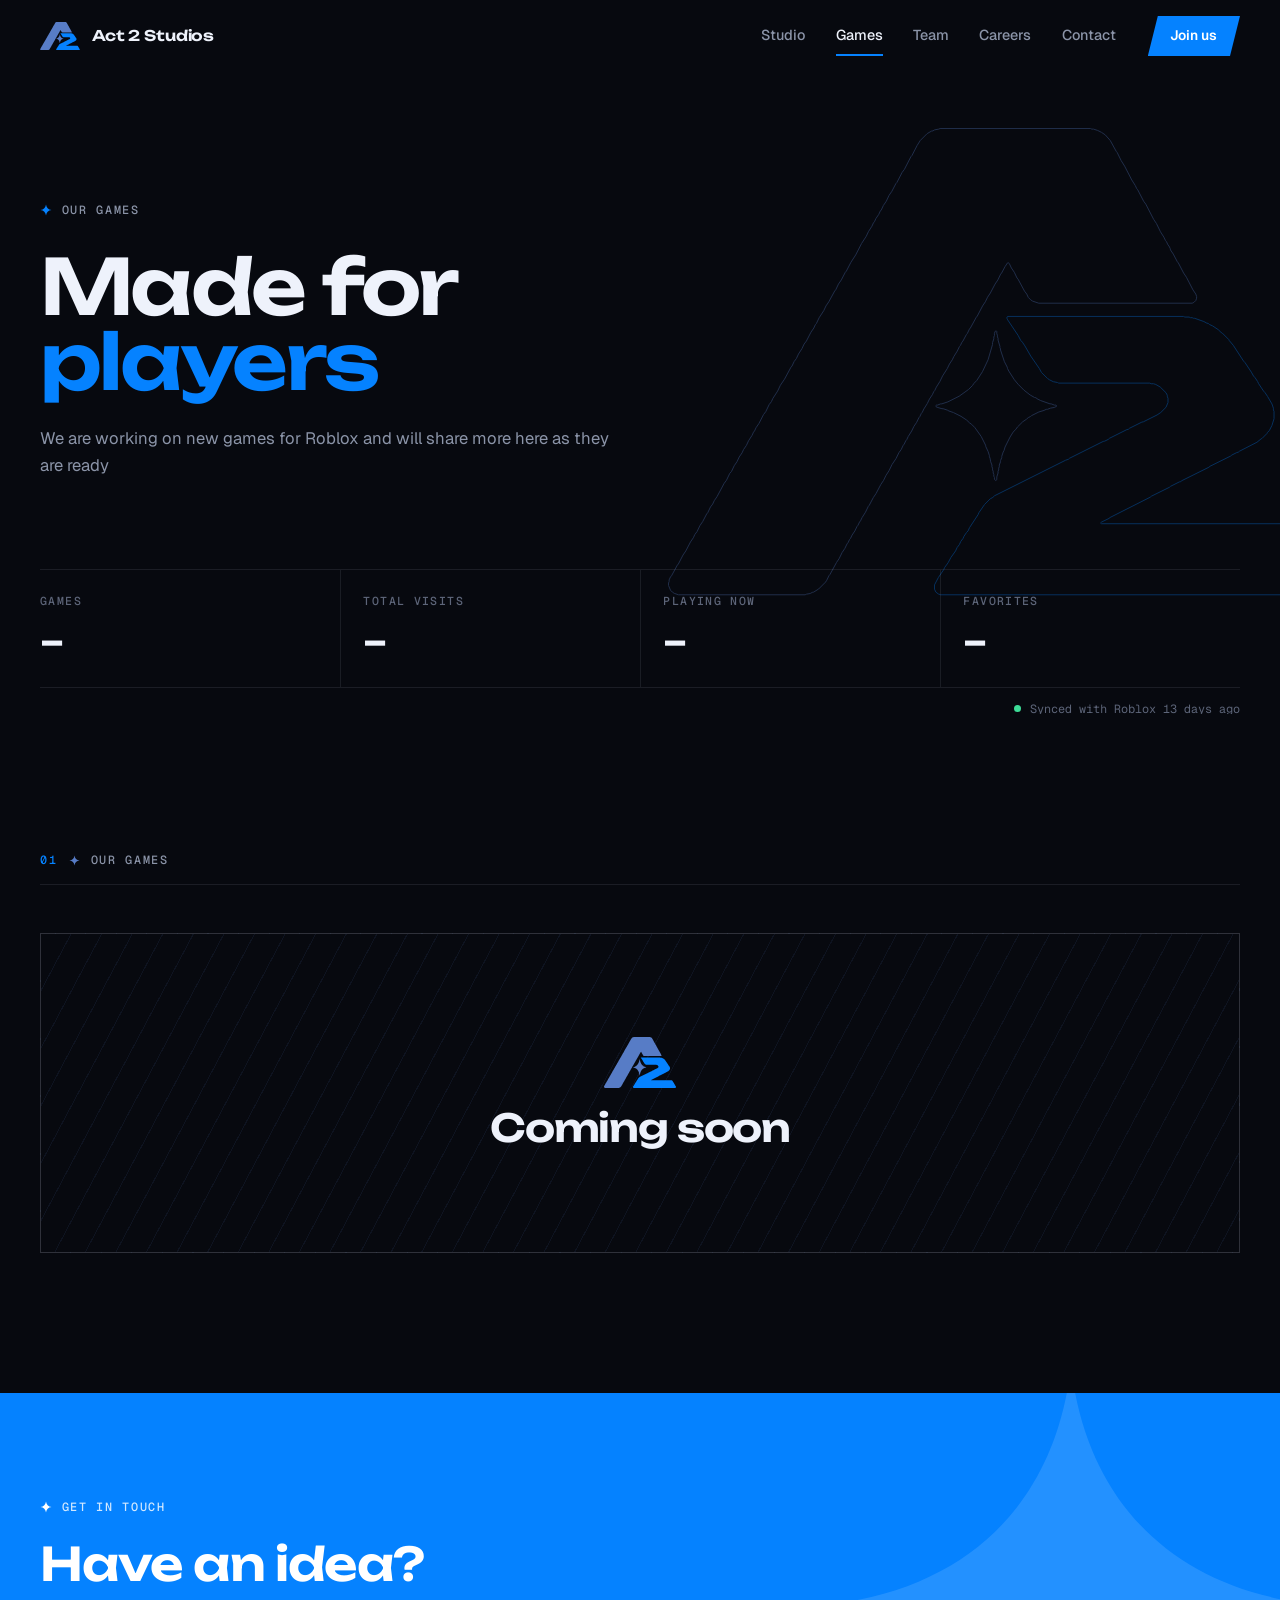
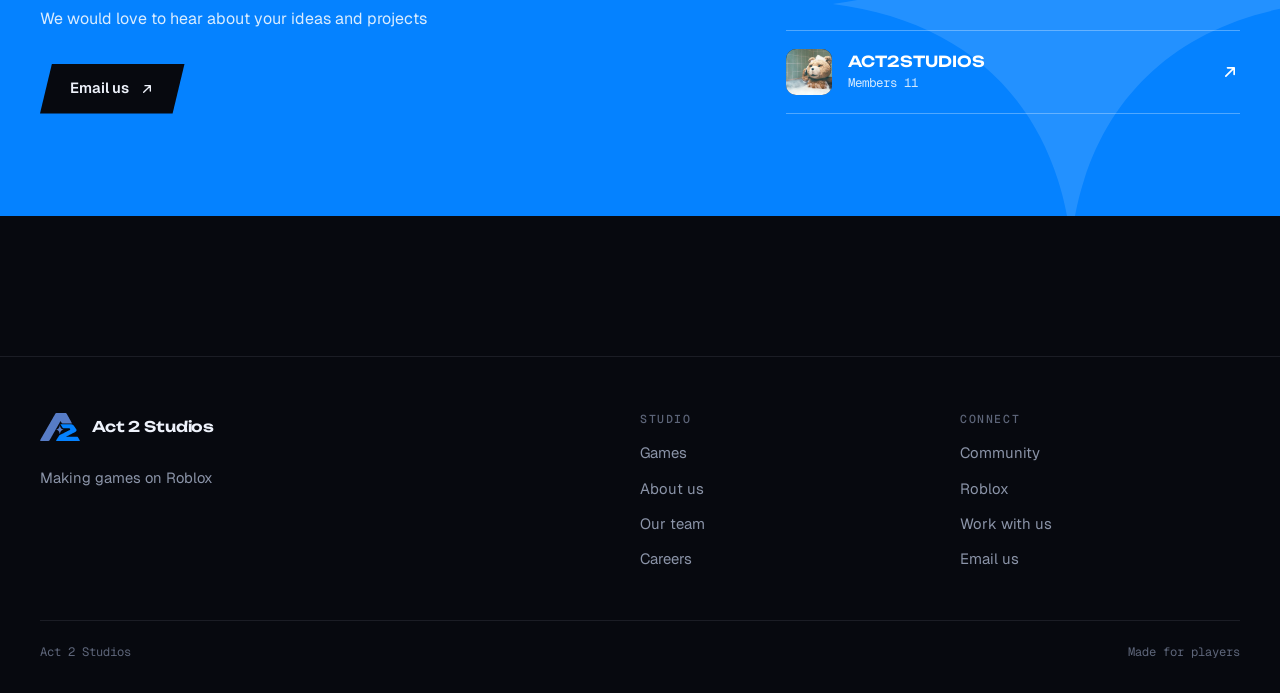
<file: games.html>
<!doctype html>
<html lang="en">
<head>
  <meta charset="utf-8">
  <meta name="viewport" content="width=device-width, initial-scale=1">
  <title>Games | Act 2 Studios</title>
  <meta name="description" content="Explore our games on Roblox and see what is coming next from Act 2 Studios">
  <meta name="theme-color" content="#07090f">
  <link rel="canonical" href="https://act2studios.co/games.html">
  <meta property="og:type" content="website">
  <meta property="og:site_name" content="Act 2 Studios">
  <meta property="og:title" content="Games | Act 2 Studios">
  <meta property="og:description" content="Explore our games on Roblox and see what is coming next from Act 2 Studios">
  <meta property="og:url" content="https://act2studios.co/games.html">
  <link rel="icon" href="assets/img/logo.svg" type="image/svg+xml">
  <link rel="preconnect" href="https://fonts.googleapis.com">
  <link rel="preconnect" href="https://fonts.gstatic.com" crossorigin>
  <link rel="stylesheet" href="https://fonts.googleapis.com/css2?family=Geist+Mono:wght@400;500&family=Geist:wght@400;500;600&family=Unbounded:wght@500;600;700&display=swap">
  <link rel="stylesheet" href="css/style.css">
  <script>document.documentElement.classList.add("js")</script>
</head>
<body>
  <a class="skip" href="#main">Skip to content</a>

  <svg class="sprite" aria-hidden="true" focusable="false">
    <defs>
      <symbol id="logo" viewBox="0 0 1058 747"><path fill="#577cc6" fill-rule="evenodd" d="M525 324.2L523.2 324.8L522 328.0L522 331.8L521 334.0L521 336.8L519 343.0L519 345.8L511.8 370.5L502.8 389.5L493.8 403.5L489.2 408.2L487 411.5L480.5 418.0L465.5 428.8L447.5 437.8L437.8 441.0L436 441.0L430.8 443.0L429.2 443.0L428.2 443.8L428.5 445.5L430.2 446.5L438 448.8L439.8 448.8L446.5 451.0L449.2 452.5L456.5 455.0L468.5 461.0L477.5 467.0L482.2 471.5L485.5 473.8L490.8 479.2L500.8 493.2L507.8 507.2L508.2 509.5L511.8 517.2L514 524.0L514 525.8L515 528.0L516 533.8L518 539.0L518 541.8L519 544.0L519 546.8L520 549.0L520 551.8L521 554.0L521 556.8L522 559.0L522 561.8L523 563.2L524.2 563.8L525.8 562.5L525.8 558.0L527.8 551.8L527.8 549.0L528.8 546.8L528.8 544.0L529.8 541.8L529.8 539.0L531.8 533.8L531.8 532.0L533.8 526.8L533.8 525.0L536 518.2L537.5 515.5L539 510.2L547 494.2L552 486.2L556.5 481.5L558.8 478.2L567.2 469.8L573.5 465.5L576.2 463.0L579.5 461.5L581.2 460.0L593.2 454.0L601.5 451.5L605 449.8L606.8 449.8L612 447.8L617.8 446.8L621.5 445.0L621.5 443.8L620.5 443.0L618 443.0L612.8 441.0L611 441.0L596.2 435.8L590.2 432.8L588.5 431.2L586.2 430.8L579.2 426.8L569.2 419.0L559.8 409.5L554 402.5L545 388.5L543 384.5L542.5 382.2L538 373.5L531.8 354.8L531.8 353.0L530.8 350.8L530.8 349.0L527.8 338.8L527.8 336.0L526.8 333.8L526.8 331.0L525.8 328.8L525.8 325.2ZM699.5 10.2L693.5 6.2L687.5 3.2L680.8 1.0L678 1.0L675.8 0.0L435 0.0L432.8 1.0L426.2 2.2L423.5 3.8L421.2 4.2L414.2 8.2L403.2 19.2L398.2 27.2L389.8 43.5L388.2 45.2L377.8 65.5L374.2 70.2L365.8 86.5L364.2 88.2L357.8 100.5L353.2 107.2L348.8 116.5L344.2 123.2L340.8 130.5L339.2 132.2L336.8 137.5L332.2 144.2L329.8 149.5L328.2 151.2L325.8 156.5L320.2 165.2L316.8 172.5L309.2 184.2L299.8 202.5L292.2 214.2L284.8 228.5L283.2 230.2L276.8 242.5L272.2 249.2L267.8 258.5L266.2 260.2L256.8 277.5L252.2 284.2L248.8 291.5L241.2 303.2L236.8 312.5L235.2 314.2L232.8 319.5L228.2 326.2L220.8 340.5L217.2 345.2L213.8 352.5L208.2 361.2L204.8 368.5L201.2 373.2L197.8 380.5L196.2 382.2L185.8 401.5L179.2 411.2L174.8 420.5L167.2 432.2L164.8 437.5L161.2 442.2L155.8 453.5L152.2 458.2L144.8 472.5L140.2 479.2L137.8 484.5L136.2 486.2L133.8 491.5L128.2 500.2L124.8 507.5L120.2 514.2L117.8 519.5L113.2 526.2L109.8 533.5L105.2 540.2L100.8 549.5L98.2 552.2L92.8 563.5L89.2 568.2L77.8 589.5L73.2 596.2L70.8 601.5L67.2 606.2L62.8 615.5L61.2 617.2L54.8 629.5L50.2 636.2L45.8 645.5L42.2 650.2L39.8 655.5L35.2 662.2L27.8 676.5L23.2 683.2L15.8 697.5L14.2 699.2L4.8 716.5L3.2 718.2L1 723.0L1 725.8L0 728.0L0 731.8L3.2 739.5L6.2 742.5L9.2 744.5L16 746.8L218.8 746.8L221 745.8L226.8 744.8L230.2 743.0L232.5 742.5L240.5 737.5L251.5 726.5L253.5 723.5L257 716.2L258.5 714.5L269 695.2L273.5 688.5L278 679.2L282.5 672.5L286 665.2L287.5 663.5L290 658.2L291.5 656.5L294 651.2L298.5 644.5L302 637.2L303.5 635.5L306 630.2L307.5 628.5L310 623.2L315.5 614.5L320 605.2L321.5 603.5L328 591.2L332.5 584.5L340 570.2L344.5 563.5L348 556.2L353.5 547.5L358 538.2L364.5 528.5L369 519.2L372.5 514.5L376 507.2L377.5 505.5L380 500.2L381.5 498.5L384 493.2L389.5 484.5L393 477.2L397.5 470.5L401 463.2L402.5 461.5L405 456.2L406.5 454.5L409 449.2L414.5 440.5L418 433.2L422.5 426.5L425 421.2L426.5 419.5L429 414.2L434.5 405.5L439 396.2L446.5 384.5L450 377.2L454.5 370.5L457 365.2L462.5 356.5L466 349.2L467.5 347.5L470 342.2L471.5 340.5L477 330.2L478.5 328.5L482 321.2L483.5 319.5L493 302.2L494.5 300.5L503 284.2L507.5 277.5L511 270.2L515.5 263.5L523 249.2L527.5 242.5L532 233.2L533.5 231.5L539 221.2L543 215.2L544.2 215.0L545.8 216.2L549.2 223.5L553.8 230.2L558.2 239.5L559.8 241.2L570.2 260.5L573.8 265.2L576.2 270.5L580.2 274.5L583.2 276.5L593 279.8L838.8 279.8L841.5 278.5L844.5 275.5L845.8 271.8L845.8 269.0L844.5 265.2L840 258.5L829.5 238.2L825 231.5L816.5 215.2L815 213.5L808.5 201.2L804 194.5L803.5 192.2L801.5 188.2L800 186.5L797.5 181.2L796 179.5L793.5 174.2L788 165.5L781.5 152.2L777 145.5L764.5 121.2L761 116.5L751.5 98.2L750 96.5L747.5 91.2L742 82.5L730.5 60.2L725 51.5L718.5 38.2L717 36.5L707.5 19.2Z"/><path fill="#0582ff" fill-rule="evenodd" d="M542.2 301.8L542 303.8L543.2 306.5L559.8 331.2L564.2 339.5L566.8 342.2L570.8 348.2L580.2 364.5L593.8 384.2L597.2 390.5L607.2 400.5L610.2 402.5L616.2 405.5L622.8 406.8L625 407.8L770.8 407.8L773 408.8L776.8 408.8L780.5 410.0L787.5 414.0L796.8 423.2L798.8 427.2L799 429.8L800 432.0L800 438.8L796.8 446.5L788.5 454.8L782.5 458.8L760.5 469.8L758.2 470.2L738.2 480.2L736.5 481.8L734.2 482.2L706.2 496.2L704.5 497.8L698.5 500.8L696.2 501.2L642.2 528.2L640.5 529.8L636.2 531.2L522.2 588.2L519.5 590.8L515.2 593.2L506.2 602.2L497.2 615.2L495.8 618.5L482.2 639.2L479.8 644.5L477.2 647.2L473.2 653.2L471.8 656.5L468.2 661.2L465.8 666.5L462.2 671.2L459.8 676.5L452.2 687.2L447.8 695.5L442.2 703.2L440.8 706.5L432.2 719.2L426 731.0L426 737.8L428.2 742.5L432.2 745.5L436 746.8L1047.8 746.8L1051.5 745.5L1055.5 742.5L1057.8 737.8L1057.8 731.0L1056.5 727.2L1052 720.5L1049.5 715.2L1046 710.5L1039.5 698.2L1036 693.5L1034.5 690.2L1030 683.5L1023.5 671.2L1017 661.5L1007.5 644.2L1004.5 640.5L1000.5 637.2L994.5 634.2L990.8 633.0L693.5 633.0L692.2 632.2L692.2 631.5L693.8 630.2L705.5 624.5L707.2 623.0L771.5 590.5L773.2 589.0L802.5 574.5L804.2 573.0L818.2 566.0L820.5 565.5L822.2 564.0L865.5 542.5L867.2 541.0L900.5 524.5L902.2 523.0L910.2 519.0L912.5 518.5L914.2 517.0L942.5 502.5L949.2 497.0L950.5 496.5L958.5 488.5L959 487.2L962.5 483.5L966.5 475.5L969.8 464.8L969.8 453.0L968.8 450.8L968.8 448.0L966.5 441.2L959.5 429.2L955.5 423.2L953 420.5L945 408.5L943.5 405.2L939.5 399.2L937 396.5L933.5 390.2L923.5 375.2L921 372.5L904.5 347.2L898 339.5L897.5 338.2L886.5 327.2L885.2 326.8L880.5 322.2L871.5 316.2L866.2 313.8L864.5 312.2L862.2 311.8L857.5 309.2L842.8 304.0L841 304.0L838.8 303.0L836 303.0L833.8 302.0L827 302.0L824.8 301.0L543.2 301.0Z"/></symbol>
      <symbol id="ic-spark" viewBox="0 0 24 24"><path fill="currentColor" d="M12 1c.7 6.2 4.6 10.2 11 11-6.4.8-10.3 4.8-11 11-.7-6.2-4.6-10.2-11-11 6.4-.8 10.3-4.8 11-11Z"/></symbol>
      <symbol id="ic-arrow" viewBox="0 0 24 24"><path d="M7 17 17 7M9 7h8v8" fill="none" stroke="currentColor" stroke-width="2" stroke-linecap="round" stroke-linejoin="round"/></symbol>
      <symbol id="ic-play" viewBox="0 0 24 24"><path d="M8 5.5v13a1 1 0 0 0 1.5.86l10.2-6.5a1 1 0 0 0 0-1.72L9.5 4.64A1 1 0 0 0 8 5.5Z" fill="currentColor"/></symbol>
      <symbol id="ic-menu" viewBox="0 0 24 24"><path d="M4 8h16M4 16h16" fill="none" stroke="currentColor" stroke-width="2" stroke-linecap="round"/></symbol>
      <symbol id="ic-close" viewBox="0 0 24 24"><path d="M6 6l12 12M18 6 6 18" fill="none" stroke="currentColor" stroke-width="2" stroke-linecap="round"/></symbol>
      <symbol id="ic-roblox" viewBox="0 0 24 24"><path fill="currentColor" fill-rule="evenodd" d="M6.1 2 2 17.9 17.9 22 22 6.1ZM13.8 14.9l-4.7-1.2 1.2-4.7 4.7 1.2Z"/></symbol>
    </defs>
  </svg>

  <header class="nav" data-nav>
    <div class="wrap nav__bar">
      <a class="brand" href="./" aria-label="Act 2 Studios home"><svg class="brand__logo" aria-hidden="true"><use href="#logo"/></svg><span>Act 2 Studios</span></a>
      <nav class="nav__links" id="nav-links" aria-label="Primary">
        <a href="./#studio">Studio</a>
        <a href="games.html" aria-current="page">Games</a>
        <a href="./#team">Team</a>
        <a href="careers.html">Careers</a>
        <a href="./#contact">Contact</a>
        <a class="nav__links-cta" href="./#community">Community <svg aria-hidden="true"><use href="#ic-arrow"/></svg></a>
      </nav>
      <a class="btn btn--primary btn--sm nav__cta" href="./#community">Join us</a>
      <button class="nav__toggle" type="button" aria-expanded="false" aria-controls="nav-links" aria-label="Menu">
        <svg class="ic-open" aria-hidden="true"><use href="#ic-menu"/></svg>
        <svg class="ic-close" aria-hidden="true"><use href="#ic-close"/></svg>
      </button>
    </div>
  </header>

  <main id="main">
    <section class="hero hero--page">
      <svg class="hero__art" viewBox="-4 -4 1066 755" aria-hidden="true"><path pathLength="1" d="M525 324.2L523.2 324.8L522 328.0L522 331.8L521 334.0L521 336.8L519 343.0L519 345.8L511.8 370.5L502.8 389.5L493.8 403.5L489.2 408.2L487 411.5L480.5 418.0L465.5 428.8L447.5 437.8L437.8 441.0L436 441.0L430.8 443.0L429.2 443.0L428.2 443.8L428.5 445.5L430.2 446.5L438 448.8L439.8 448.8L446.5 451.0L449.2 452.5L456.5 455.0L468.5 461.0L477.5 467.0L482.2 471.5L485.5 473.8L490.8 479.2L500.8 493.2L507.8 507.2L508.2 509.5L511.8 517.2L514 524.0L514 525.8L515 528.0L516 533.8L518 539.0L518 541.8L519 544.0L519 546.8L520 549.0L520 551.8L521 554.0L521 556.8L522 559.0L522 561.8L523 563.2L524.2 563.8L525.8 562.5L525.8 558.0L527.8 551.8L527.8 549.0L528.8 546.8L528.8 544.0L529.8 541.8L529.8 539.0L531.8 533.8L531.8 532.0L533.8 526.8L533.8 525.0L536 518.2L537.5 515.5L539 510.2L547 494.2L552 486.2L556.5 481.5L558.8 478.2L567.2 469.8L573.5 465.5L576.2 463.0L579.5 461.5L581.2 460.0L593.2 454.0L601.5 451.5L605 449.8L606.8 449.8L612 447.8L617.8 446.8L621.5 445.0L621.5 443.8L620.5 443.0L618 443.0L612.8 441.0L611 441.0L596.2 435.8L590.2 432.8L588.5 431.2L586.2 430.8L579.2 426.8L569.2 419.0L559.8 409.5L554 402.5L545 388.5L543 384.5L542.5 382.2L538 373.5L531.8 354.8L531.8 353.0L530.8 350.8L530.8 349.0L527.8 338.8L527.8 336.0L526.8 333.8L526.8 331.0L525.8 328.8L525.8 325.2ZM699.5 10.2L693.5 6.2L687.5 3.2L680.8 1.0L678 1.0L675.8 0.0L435 0.0L432.8 1.0L426.2 2.2L423.5 3.8L421.2 4.2L414.2 8.2L403.2 19.2L398.2 27.2L389.8 43.5L388.2 45.2L377.8 65.5L374.2 70.2L365.8 86.5L364.2 88.2L357.8 100.5L353.2 107.2L348.8 116.5L344.2 123.2L340.8 130.5L339.2 132.2L336.8 137.5L332.2 144.2L329.8 149.5L328.2 151.2L325.8 156.5L320.2 165.2L316.8 172.5L309.2 184.2L299.8 202.5L292.2 214.2L284.8 228.5L283.2 230.2L276.8 242.5L272.2 249.2L267.8 258.5L266.2 260.2L256.8 277.5L252.2 284.2L248.8 291.5L241.2 303.2L236.8 312.5L235.2 314.2L232.8 319.5L228.2 326.2L220.8 340.5L217.2 345.2L213.8 352.5L208.2 361.2L204.8 368.5L201.2 373.2L197.8 380.5L196.2 382.2L185.8 401.5L179.2 411.2L174.8 420.5L167.2 432.2L164.8 437.5L161.2 442.2L155.8 453.5L152.2 458.2L144.8 472.5L140.2 479.2L137.8 484.5L136.2 486.2L133.8 491.5L128.2 500.2L124.8 507.5L120.2 514.2L117.8 519.5L113.2 526.2L109.8 533.5L105.2 540.2L100.8 549.5L98.2 552.2L92.8 563.5L89.2 568.2L77.8 589.5L73.2 596.2L70.8 601.5L67.2 606.2L62.8 615.5L61.2 617.2L54.8 629.5L50.2 636.2L45.8 645.5L42.2 650.2L39.8 655.5L35.2 662.2L27.8 676.5L23.2 683.2L15.8 697.5L14.2 699.2L4.8 716.5L3.2 718.2L1 723.0L1 725.8L0 728.0L0 731.8L3.2 739.5L6.2 742.5L9.2 744.5L16 746.8L218.8 746.8L221 745.8L226.8 744.8L230.2 743.0L232.5 742.5L240.5 737.5L251.5 726.5L253.5 723.5L257 716.2L258.5 714.5L269 695.2L273.5 688.5L278 679.2L282.5 672.5L286 665.2L287.5 663.5L290 658.2L291.5 656.5L294 651.2L298.5 644.5L302 637.2L303.5 635.5L306 630.2L307.5 628.5L310 623.2L315.5 614.5L320 605.2L321.5 603.5L328 591.2L332.5 584.5L340 570.2L344.5 563.5L348 556.2L353.5 547.5L358 538.2L364.5 528.5L369 519.2L372.5 514.5L376 507.2L377.5 505.5L380 500.2L381.5 498.5L384 493.2L389.5 484.5L393 477.2L397.5 470.5L401 463.2L402.5 461.5L405 456.2L406.5 454.5L409 449.2L414.5 440.5L418 433.2L422.5 426.5L425 421.2L426.5 419.5L429 414.2L434.5 405.5L439 396.2L446.5 384.5L450 377.2L454.5 370.5L457 365.2L462.5 356.5L466 349.2L467.5 347.5L470 342.2L471.5 340.5L477 330.2L478.5 328.5L482 321.2L483.5 319.5L493 302.2L494.5 300.5L503 284.2L507.5 277.5L511 270.2L515.5 263.5L523 249.2L527.5 242.5L532 233.2L533.5 231.5L539 221.2L543 215.2L544.2 215.0L545.8 216.2L549.2 223.5L553.8 230.2L558.2 239.5L559.8 241.2L570.2 260.5L573.8 265.2L576.2 270.5L580.2 274.5L583.2 276.5L593 279.8L838.8 279.8L841.5 278.5L844.5 275.5L845.8 271.8L845.8 269.0L844.5 265.2L840 258.5L829.5 238.2L825 231.5L816.5 215.2L815 213.5L808.5 201.2L804 194.5L803.5 192.2L801.5 188.2L800 186.5L797.5 181.2L796 179.5L793.5 174.2L788 165.5L781.5 152.2L777 145.5L764.5 121.2L761 116.5L751.5 98.2L750 96.5L747.5 91.2L742 82.5L730.5 60.2L725 51.5L718.5 38.2L717 36.5L707.5 19.2Z"/><path pathLength="1" d="M542.2 301.8L542 303.8L543.2 306.5L559.8 331.2L564.2 339.5L566.8 342.2L570.8 348.2L580.2 364.5L593.8 384.2L597.2 390.5L607.2 400.5L610.2 402.5L616.2 405.5L622.8 406.8L625 407.8L770.8 407.8L773 408.8L776.8 408.8L780.5 410.0L787.5 414.0L796.8 423.2L798.8 427.2L799 429.8L800 432.0L800 438.8L796.8 446.5L788.5 454.8L782.5 458.8L760.5 469.8L758.2 470.2L738.2 480.2L736.5 481.8L734.2 482.2L706.2 496.2L704.5 497.8L698.5 500.8L696.2 501.2L642.2 528.2L640.5 529.8L636.2 531.2L522.2 588.2L519.5 590.8L515.2 593.2L506.2 602.2L497.2 615.2L495.8 618.5L482.2 639.2L479.8 644.5L477.2 647.2L473.2 653.2L471.8 656.5L468.2 661.2L465.8 666.5L462.2 671.2L459.8 676.5L452.2 687.2L447.8 695.5L442.2 703.2L440.8 706.5L432.2 719.2L426 731.0L426 737.8L428.2 742.5L432.2 745.5L436 746.8L1047.8 746.8L1051.5 745.5L1055.5 742.5L1057.8 737.8L1057.8 731.0L1056.5 727.2L1052 720.5L1049.5 715.2L1046 710.5L1039.5 698.2L1036 693.5L1034.5 690.2L1030 683.5L1023.5 671.2L1017 661.5L1007.5 644.2L1004.5 640.5L1000.5 637.2L994.5 634.2L990.8 633.0L693.5 633.0L692.2 632.2L692.2 631.5L693.8 630.2L705.5 624.5L707.2 623.0L771.5 590.5L773.2 589.0L802.5 574.5L804.2 573.0L818.2 566.0L820.5 565.5L822.2 564.0L865.5 542.5L867.2 541.0L900.5 524.5L902.2 523.0L910.2 519.0L912.5 518.5L914.2 517.0L942.5 502.5L949.2 497.0L950.5 496.5L958.5 488.5L959 487.2L962.5 483.5L966.5 475.5L969.8 464.8L969.8 453.0L968.8 450.8L968.8 448.0L966.5 441.2L959.5 429.2L955.5 423.2L953 420.5L945 408.5L943.5 405.2L939.5 399.2L937 396.5L933.5 390.2L923.5 375.2L921 372.5L904.5 347.2L898 339.5L897.5 338.2L886.5 327.2L885.2 326.8L880.5 322.2L871.5 316.2L866.2 313.8L864.5 312.2L862.2 311.8L857.5 309.2L842.8 304.0L841 304.0L838.8 303.0L836 303.0L833.8 302.0L827 302.0L824.8 301.0L543.2 301.0Z"/></svg>
      <div class="wrap hero__inner">
        <p class="label"><svg aria-hidden="true"><use href="#ic-spark"/></svg>Our games</p>
        <h1 class="display">
            <span class="reveal" style="--d:1">Made for</span>
            <span class="reveal accent" style="--d:2">players</span>
        </h1>
        <p class="lead reveal" style="--d:3">We are working on new games for Roblox and will share more here as they are ready</p>
        <dl class="strip reveal" style="--d:4">
          <div><dt>Games</dt><dd data-live-stat="titles" data-format="full">–</dd></div>
          <div><dt>Total visits</dt><dd data-live-stat="visits">–</dd></div>
          <div><dt>Playing now</dt><dd data-live-stat="playing" data-format="full">–</dd></div>
          <div><dt>Favorites</dt><dd data-live-stat="favorites">–</dd></div>
        </dl>
        <p class="sync"><span class="live-dot"></span><span data-live-sync>Connecting to Roblox</span></p>
      </div>
    </section>

    <section class="sec" aria-label="Our games">
      <div class="wrap">
        <div class="sec__head">
          <span><b>01</b><svg aria-hidden="true"><use href="#ic-spark"/></svg>Our games</span>
        </div>
        <div class="soon reveal">
          <svg class="soon__mark" aria-hidden="true"><use href="#logo"/></svg>
          <p class="soon__title">Coming soon</p>
        </div>
      </div>
    </section>

    <section class="band" aria-label="Get in touch">
      <svg class="band__art" aria-hidden="true"><use href="#ic-spark"/></svg>
      <div class="wrap band__inner">
        <div>
          <p class="label"><svg aria-hidden="true"><use href="#ic-spark"/></svg>Get in touch</p>
          <h2 class="h2">Have an idea?</h2>
          <p>We would love to hear about your ideas and projects</p>
          <div class="cta-row">
            <a class="btn btn--ink" href="mailto:hello@act2studios.co">Email us <svg aria-hidden="true"><use href="#ic-arrow"/></svg></a>
          </div>
        </div>
        <a class="grouplink" href="https://www.roblox.com/communities/322532132" target="_blank" rel="noopener" data-roblox-group="322532132">
              <span class="grouplink__icon" data-group-field="icon"><svg aria-hidden="true"><use href="#ic-roblox"/></svg></span>
              <span class="grouplink__text">
                <b data-group-field="name">Act 2 Studios</b>
                <small class="grouplink__meta">Members <span data-group-field="members" data-format="full">–</span></small>
                <small class="grouplink__cta">Visit our group</small>
              </span>
              <svg class="grouplink__go" aria-hidden="true"><use href="#ic-arrow"/></svg>
            </a>
      </div>
    </section>
  </main>

  <footer class="footer">
    <div class="wrap footer__grid">
      <div class="footer__brand">
        <a class="brand" href="./"><svg class="brand__logo" aria-hidden="true"><use href="#logo"/></svg><span>Act 2 Studios</span></a>
        <p>Making games on Roblox</p>
      </div>
      <div>
        <p class="footer__title">Studio</p>
        <ul>
          <li><a href="games.html">Games</a></li>
          <li><a href="./#studio">About us</a></li>
          <li><a href="./#team">Our team</a></li>
          <li><a href="careers.html">Careers</a></li>
        </ul>
      </div>
      <div>
        <p class="footer__title">Connect</p>
        <ul>
          <li><a href="./#community">Community</a></li>
          <li><a href="https://www.roblox.com/communities/322532132" target="_blank" rel="noopener">Roblox</a></li>
          <li><a href="careers.html">Work with us</a></li>
          <li><a href="mailto:hello@act2studios.co">Email us</a></li>
        </ul>
      </div>
    </div>
    <div class="wrap footer__base">
      <p>Act 2 Studios</p>
      <p>Made for players</p>
    </div>
  </footer>

  <script src="data/snapshot.js"></script>
  <script src="js/live.js" defer></script>
  <script src="js/main.js" defer></script>
</body>
</html>
</file>
<file: css/style.css>
:root {
  --bg: #07090f;
  --bg-2: #0c0f18;
  --line: rgba(226, 233, 255, 0.09);
  --line-2: rgba(226, 233, 255, 0.18);
  --text: #eef2fb;
  --muted: #8b94a8;
  --dim: #5d6579;
  --dusty: #577cc6;
  --blue: #0582ff;
  --blue-hover: #3a9bff;
  --live: #3ddc97;
  --slant: 12px;
  --ease: cubic-bezier(0.2, 0.7, 0.2, 1);
  --wrap: 1200px;
  --gutter: 20px;
  --display: "Unbounded", "Segoe UI", system-ui, sans-serif;
  --font: "Geist", system-ui, -apple-system, "Segoe UI", sans-serif;
  --mono: "Geist Mono", ui-monospace, "Cascadia Code", Consolas, monospace;
  color-scheme: dark;
}

@media (min-width: 768px) {
  :root {
    --gutter: 40px;
  }
}

*,
*::before,
*::after {
  box-sizing: border-box;
}

html {
  scroll-behavior: smooth;
  scroll-padding-top: 88px;
  -webkit-text-size-adjust: 100%;
}

body {
  margin: 0;
  min-height: 100vh;
  background: var(--bg);
  color: var(--text);
  font: 400 1rem/1.6 var(--font);
  -webkit-font-smoothing: antialiased;
  overflow-x: clip;
}

img,
svg {
  display: block;
  max-width: 100%;
}

a {
  color: inherit;
  text-decoration: none;
}

ul,
ol {
  margin: 0;
  padding: 0;
  list-style: none;
}

p,
dl,
dd {
  margin: 0;
}

h1,
h2,
h3 {
  margin: 0;
  font-family: var(--display);
  font-weight: 600;
  letter-spacing: -0.02em;
  line-height: 1.05;
  text-wrap: balance;
}

button {
  font: inherit;
  color: inherit;
}

:focus-visible {
  outline: 2px solid var(--blue);
  outline-offset: 3px;
}

::selection {
  background: rgba(5, 130, 255, 0.35);
}

.sprite {
  position: absolute;
  width: 0;
  height: 0;
  overflow: hidden;
}

.skip {
  position: absolute;
  left: 16px;
  top: -60px;
  z-index: 100;
  padding: 0.7rem 1rem;
  background: var(--blue);
  color: #fff;
  font-weight: 600;
  transition: top 0.2s;
}

.skip:focus {
  top: 16px;
}

.wrap {
  width: min(var(--wrap), 100% - var(--gutter) * 2);
  margin-inline: auto;
}

.label {
  display: inline-flex;
  align-items: center;
  gap: 0.6rem;
  color: var(--muted);
  font: 500 0.74rem/1 var(--mono);
  letter-spacing: 0.14em;
  text-transform: uppercase;
}

.label svg {
  width: 12px;
  height: 12px;
  color: var(--blue);
}

.display {
  margin-top: 1.6rem;
  font-size: clamp(2.1rem, 7.2vw, 6rem);
  font-weight: 600;
  line-height: 0.98;
  letter-spacing: -0.035em;
}

.display > span {
  display: block;
}

.display .accent {
  color: var(--blue);
}

.h2 {
  max-width: 18ch;
  font-size: clamp(1.7rem, 3.6vw, 2.9rem);
  letter-spacing: -0.03em;
}

.lead {
  max-width: 36rem;
  color: var(--muted);
  font-size: clamp(1rem, 1.3vw, 1.125rem);
}

.btn {
  --s: var(--slant);
  display: inline-flex;
  align-items: center;
  justify-content: center;
  gap: 0.6rem;
  min-height: 50px;
  padding: 0 calc(1.5rem + var(--s) / 2);
  border: 0;
  background: rgba(238, 242, 251, 0.08);
  color: var(--text);
  font: 600 0.92rem/1 var(--font);
  white-space: nowrap;
  cursor: pointer;
  clip-path: polygon(var(--s) 0, 100% 0, calc(100% - var(--s)) 100%, 0 100%);
  transition: background-color 0.2s, color 0.2s;
}

.btn:hover {
  background-color: rgba(238, 242, 251, 0.14);
}

.btn:focus-visible {
  outline: none;
  box-shadow: inset 0 0 0 2px #fff;
}

.btn svg {
  width: 16px;
  height: 16px;
  flex: none;
  transition: transform 0.25s var(--ease);
}

.btn:hover svg {
  transform: translate(2px, -2px);
}

.btn--primary {
  background: var(--blue);
  color: #fff;
}

.btn--primary:hover {
  background-color: var(--blue-hover);
}

.btn--ink {
  background: var(--bg);
  color: var(--text);
}

.btn--ink:hover {
  background-color: #141a2a;
}

.btn--sm {
  --s: 10px;
  min-height: 40px;
  padding: 0 calc(1.1rem + var(--s) / 2);
  font-size: 0.86rem;
}

.link {
  display: inline-flex;
  align-items: center;
  gap: 0.45rem;
  padding-bottom: 2px;
  background: linear-gradient(currentColor, currentColor) 0 100% / 0 1px no-repeat;
  color: var(--text);
  font-weight: 600;
  font-size: 0.92rem;
  transition: background-size 0.3s var(--ease);
}

.link:hover {
  background-size: 100% 1px;
}

.link svg {
  width: 15px;
  height: 15px;
  color: var(--blue);
}

.cta-row {
  display: flex;
  flex-wrap: wrap;
  align-items: center;
  gap: 1rem 1.8rem;
}

.live-dot {
  width: 7px;
  height: 7px;
  flex: none;
  border-radius: 50%;
  background: var(--live);
  animation: pulse 2.2s ease-out infinite;
}

@keyframes pulse {
  0% {
    box-shadow: 0 0 0 0 rgba(61, 220, 151, 0.55);
  }
  70%,
  100% {
    box-shadow: 0 0 0 7px rgba(61, 220, 151, 0);
  }
}

.is-tick {
  animation: tick 0.9s var(--ease);
}

@keyframes tick {
  0% {
    color: var(--blue-hover);
  }
}

.nav {
  position: fixed;
  top: 0;
  left: 0;
  right: 0;
  z-index: 50;
  border-bottom: 1px solid transparent;
  transition: background-color 0.3s, border-color 0.3s;
}

.nav.is-scrolled,
.nav.is-open {
  border-bottom-color: var(--line);
  background: rgba(7, 9, 15, 0.84);
  -webkit-backdrop-filter: blur(14px);
  backdrop-filter: blur(14px);
}

.nav__bar {
  display: flex;
  align-items: center;
  gap: 2rem;
  height: 72px;
}

.brand {
  display: inline-flex;
  align-items: center;
  gap: 0.75rem;
  font: 600 0.92rem/1 var(--display);
  letter-spacing: -0.01em;
  white-space: nowrap;
}

.brand__logo {
  width: 40px;
  height: 28px;
  flex: none;
}

.nav__links {
  display: flex;
  align-items: center;
  gap: 1.9rem;
  margin-left: auto;
}

.nav__links a {
  position: relative;
  padding: 0.4rem 0;
  color: var(--muted);
  font-weight: 500;
  font-size: 0.9rem;
  transition: color 0.2s;
}

.nav__links a:hover,
.nav__links a[aria-current="page"] {
  color: var(--text);
}

.nav__links a[aria-current="page"]::after {
  content: "";
  position: absolute;
  left: 0;
  right: 0;
  bottom: -2px;
  height: 2px;
  background: var(--blue);
}

.nav__links .nav__links-cta {
  display: none;
}

.nav__cta {
  flex: none;
}

.nav__toggle {
  display: none;
  place-items: center;
  width: 44px;
  height: 44px;
  margin-left: auto;
  border: 1px solid var(--line-2);
  background: transparent;
  cursor: pointer;
}

.nav__toggle svg {
  width: 20px;
  height: 20px;
}

.nav__toggle .ic-close,
.nav.is-open .nav__toggle .ic-open {
  display: none;
}

.nav.is-open .nav__toggle .ic-close {
  display: block;
}

@media (max-width: 880px) {
  .nav__cta {
    display: none;
  }

  .nav__toggle {
    display: grid;
  }

  .nav__links {
    position: absolute;
    top: 100%;
    left: 0;
    right: 0;
    flex-direction: column;
    align-items: stretch;
    gap: 0;
    margin: 0;
    padding: 0.4rem var(--gutter) 1.4rem;
    border-bottom: 1px solid var(--line);
    background: rgba(7, 9, 15, 0.97);
    opacity: 0;
    visibility: hidden;
    transform: translateY(-8px);
    transition: opacity 0.25s var(--ease), transform 0.25s var(--ease), visibility 0.25s;
  }

  .nav.is-open .nav__links {
    opacity: 1;
    visibility: visible;
    transform: none;
  }

  .nav__links a {
    padding: 1rem 0;
    border-bottom: 1px solid var(--line);
    font-size: 1.05rem;
  }

  .nav__links a[aria-current="page"] {
    color: var(--blue);
  }

  .nav__links a[aria-current="page"]::after {
    display: none;
  }

  .nav__links .nav__links-cta {
    display: flex;
    justify-content: space-between;
    align-items: center;
    border-bottom: 0;
    color: var(--blue);
  }

  .nav__links .nav__links-cta svg {
    width: 16px;
    height: 16px;
  }
}

.hero {
  position: relative;
  isolation: isolate;
  overflow: hidden;
  padding-top: clamp(140px, 22vh, 200px);
}

.hero__art {
  position: absolute;
  top: clamp(90px, 14vh, 130px);
  right: -4%;
  z-index: -1;
  width: min(52vw, 700px);
  height: auto;
  color: var(--dusty);
  opacity: 0.32;
  pointer-events: none;
}

.hero__art path {
  fill: none;
  stroke: currentColor;
  stroke-width: 1.6;
  stroke-linejoin: round;
  stroke-dasharray: 1;
  stroke-dashoffset: 1;
  animation: draw 2.8s var(--ease) 0.2s forwards;
}

.hero__art path + path {
  stroke: var(--blue);
  animation-delay: 0.6s;
}

@keyframes draw {
  to {
    stroke-dashoffset: 0;
  }
}

.hero .lead {
  margin-top: 1.6rem;
}

.hero .cta-row {
  margin-top: 2.2rem;
}

.hero--page .display {
  font-size: clamp(2rem, 6vw, 5rem);
}

@media (max-width: 760px) {
  .hero__art {
    top: 70px;
    right: -30%;
    width: 110vw;
    opacity: 0.16;
  }
}

.strip {
  display: grid;
  grid-template-columns: repeat(4, minmax(0, 1fr));
  margin-top: clamp(4rem, 10vh, 6.5rem);
  border-top: 1px solid var(--line);
  border-bottom: 1px solid var(--line);
}

.strip > div {
  min-width: 0;
  padding: 1.5rem 1.4rem 1.6rem 0;
}

.strip > div + div {
  padding-left: 1.4rem;
  border-left: 1px solid var(--line);
}

.strip dt {
  color: var(--dim);
  font: 500 0.72rem/1.3 var(--mono);
  letter-spacing: 0.12em;
  text-transform: uppercase;
}

.strip dd {
  margin-top: 0.9rem;
  overflow-wrap: anywhere;
  font: 600 clamp(1.5rem, 3vw, 2.3rem)/1.05 var(--display);
  letter-spacing: -0.03em;
  font-variant-numeric: tabular-nums;
}

.strip dd.is-text {
  font-size: clamp(1rem, 1.6vw, 1.3rem);
  letter-spacing: -0.01em;
}

@media (max-width: 760px) {
  .strip {
    grid-template-columns: repeat(2, minmax(0, 1fr));
  }

  .strip > div:nth-child(3) {
    padding-left: 0;
    border-left: 0;
  }

  .strip > div:nth-child(n + 3) {
    border-top: 1px solid var(--line);
  }
}

.sync {
  display: flex;
  justify-content: flex-end;
  align-items: center;
  gap: 0.55rem;
  margin-top: 0.9rem;
  color: var(--dim);
  font: 400 0.74rem/1 var(--mono);
}

.sec {
  padding-top: clamp(84px, 11vw, 140px);
}

.sec__head {
  display: flex;
  align-items: center;
  gap: 1rem;
  margin-bottom: clamp(2rem, 4vw, 3rem);
  padding-bottom: 1.1rem;
  border-bottom: 1px solid var(--line);
  color: var(--muted);
  font: 500 0.74rem/1 var(--mono);
  letter-spacing: 0.14em;
  text-transform: uppercase;
}

.sec__head > span {
  display: inline-flex;
  align-items: center;
  gap: 0.7rem;
}

.sec__head b {
  color: var(--blue);
  font-weight: 500;
}

.sec__head span svg {
  width: 11px;
  height: 11px;
  color: var(--dusty);
}

.sec__head .link {
  margin-left: auto;
  font-family: var(--font);
  letter-spacing: 0;
  text-transform: none;
}

.sec__top {
  display: grid;
  grid-template-columns: minmax(0, 1fr) minmax(0, 0.85fr);
  gap: 1.4rem 4rem;
  align-items: end;
  margin-bottom: clamp(2.4rem, 4vw, 3.4rem);
}

.sec__title {
  margin-bottom: clamp(2.2rem, 4vw, 3rem);
}

@media (max-width: 860px) {
  .sec__top {
    grid-template-columns: minmax(0, 1fr);
  }
}

.soon {
  display: grid;
  place-items: center;
  align-content: center;
  gap: 1.2rem;
  min-height: 320px;
  padding: 48px 24px;
  border: 1px solid var(--line-2);
  background: repeating-linear-gradient(118deg, transparent 0 26px, rgba(87, 124, 198, 0.09) 26px 27px);
  text-align: center;
}

.soon__mark {
  width: 72px;
  height: 51px;
}

.soon__title {
  font: 600 clamp(1.5rem, 3.4vw, 2.4rem)/1.1 var(--display);
  letter-spacing: -0.03em;
}

.games {
  display: grid;
  grid-template-columns: repeat(auto-fill, minmax(min(320px, 100%), 1fr));
  gap: 1px;
  border: 1px solid var(--line);
  background: var(--line);
}

.gcard {
  display: flex;
  flex-direction: column;
  background: var(--bg);
  transition: background-color 0.3s;
}

.gcard.is-loading {
  min-height: 440px;
}

.gcard.is-ready:hover {
  background: var(--bg-2);
}

.gcard__media {
  position: relative;
  aspect-ratio: 16 / 9;
  overflow: hidden;
  background: var(--bg-2);
}

.gcard__media img {
  width: 100%;
  height: 100%;
  object-fit: cover;
  transition: transform 0.7s var(--ease);
}

.gcard.is-ready:hover .gcard__media img {
  transform: scale(1.04);
}

.badge {
  position: absolute;
  top: 12px;
  left: 12px;
  z-index: 1;
  display: inline-flex;
  align-items: center;
  gap: 0.45rem;
  padding: 0.42rem 0.7rem;
  background: rgba(7, 9, 15, 0.82);
  font: 500 0.72rem/1 var(--mono);
}

.gcard__body {
  display: flex;
  flex: 1;
  flex-direction: column;
  gap: 1rem;
  padding: 1.3rem 1.4rem 1.4rem;
}

.gcard__head {
  display: flex;
  align-items: center;
  gap: 0.9rem;
}

.gcard__head > div {
  min-width: 0;
}

.gcard__icon {
  flex: none;
  width: 48px;
  height: 48px;
  overflow: hidden;
  border-radius: 10px;
  background: var(--bg-2);
}

.gcard__icon img {
  width: 100%;
  height: 100%;
  object-fit: cover;
}

.gcard__title {
  display: -webkit-box;
  overflow: hidden;
  font: 600 1rem/1.25 var(--display);
  letter-spacing: -0.01em;
  overflow-wrap: anywhere;
  -webkit-line-clamp: 2;
  -webkit-box-orient: vertical;
}

.gcard__creator {
  display: block;
  margin-top: 3px;
  overflow: hidden;
  color: var(--dim);
  font-size: 0.8rem;
  white-space: nowrap;
  text-overflow: ellipsis;
}

.gcard__stats {
  display: grid;
  grid-template-columns: repeat(3, minmax(0, 1fr));
  border-top: 1px solid var(--line);
  border-bottom: 1px solid var(--line);
}

.gstat {
  padding: 0.8rem 0;
}

.gstat + .gstat {
  padding-left: 0.9rem;
  border-left: 1px solid var(--line);
}

.gstat b {
  display: block;
  font: 600 1.02rem/1.2 var(--display);
  font-variant-numeric: tabular-nums;
}

.gstat small {
  display: block;
  margin-top: 0.3rem;
  color: var(--dim);
  font: 500 0.64rem/1 var(--mono);
  letter-spacing: 0.1em;
  text-transform: uppercase;
}

.meter {
  height: 2px;
  background: var(--line);
}

.meter i {
  display: block;
  width: var(--pct, 0%);
  height: 100%;
  background: var(--blue);
  transition: width 1.2s var(--ease);
}

.gcard__desc {
  display: -webkit-box;
  overflow: hidden;
  color: var(--muted);
  font-size: 0.88rem;
  line-height: 1.55;
  -webkit-line-clamp: 2;
  -webkit-box-orient: vertical;
}

.gcard__foot {
  display: flex;
  justify-content: space-between;
  align-items: center;
  gap: 1rem;
  margin-top: auto;
}

.gcard__genre {
  color: var(--dim);
  font: 500 0.68rem/1.3 var(--mono);
  letter-spacing: 0.12em;
  text-transform: uppercase;
  text-align: right;
}

.gcard__error {
  position: absolute;
  inset: 0;
  display: grid;
  place-items: center;
  padding: 1rem;
  color: var(--muted);
  font-size: 0.9rem;
  text-align: center;
}

.sk {
  display: block;
  height: 0.9rem;
  margin-top: 0.45rem;
  background: linear-gradient(90deg, rgba(226, 233, 255, 0.04) 0%, rgba(226, 233, 255, 0.1) 50%, rgba(226, 233, 255, 0.04) 100%);
  background-size: 200% 100%;
  animation: shimmer 1.4s linear infinite;
}

.sk--box {
  height: 54px;
  margin: 0;
}

.grow {
  flex: 1;
}

@keyframes shimmer {
  to {
    background-position: -200% 0;
  }
}

.cols {
  display: grid;
  grid-template-columns: repeat(3, minmax(0, 1fr));
  border-top: 1px solid var(--line);
}

.col {
  padding: 1.8rem 2rem 0 0;
}

.col + .col {
  padding-left: 2rem;
  border-left: 1px solid var(--line);
}

.col__n {
  color: var(--blue);
  font: 500 0.78rem/1 var(--mono);
}

.col h3 {
  margin-top: 2.8rem;
  font-size: 1.15rem;
  letter-spacing: -0.015em;
}

.col p {
  max-width: 30ch;
  margin-top: 0.7rem;
  color: var(--muted);
  font-size: 0.95rem;
}

@media (max-width: 860px) {
  .cols {
    grid-template-columns: minmax(0, 1fr);
  }

  .col,
  .col + .col {
    padding: 1.6rem 0;
    border-left: 0;
  }

  .col + .col {
    border-top: 1px solid var(--line);
  }

  .col h3 {
    margin-top: 1.2rem;
  }
}

.team {
  display: grid;
  grid-template-columns: repeat(4, minmax(0, 1fr));
  border-top: 1px solid var(--line);
  border-bottom: 1px solid var(--line);
}

.member {
  display: flex;
  align-items: center;
  gap: 1rem;
  min-width: 0;
  padding: 1.5rem 1.2rem 1.5rem 0;
}

.member:not(:nth-child(4n + 1)) {
  padding-left: 1.2rem;
  border-left: 1px solid var(--line);
}

.member__avatar {
  position: relative;
  display: grid;
  place-items: center;
  flex: none;
  width: 52px;
  height: 52px;
  overflow: hidden;
  border-radius: 50%;
  background: var(--dusty);
  color: #fff;
  font: 600 0.8rem/1 var(--display);
}

.member__avatar img,
.grouplink__icon img {
  position: absolute;
  inset: 0;
  width: 100%;
  height: 100%;
  object-fit: cover;
}

.member b {
  display: block;
  font: 600 0.95rem/1.3 var(--display);
  letter-spacing: -0.01em;
}

.member small {
  display: block;
  margin-top: 0.25rem;
  color: var(--muted);
  font-size: 0.85rem;
}

@media (max-width: 900px) {
  .team {
    grid-template-columns: repeat(2, minmax(0, 1fr));
  }

  .member:nth-child(n) {
    padding-left: 0;
    border-left: 0;
  }

  .member:nth-child(2n) {
    padding-left: 1.2rem;
    border-left: 1px solid var(--line);
  }

  .member:nth-child(n + 3) {
    border-top: 1px solid var(--line);
  }
}

@media (max-width: 520px) {
  .team {
    grid-template-columns: minmax(0, 1fr);
  }

  .member:nth-child(n) {
    padding-left: 0;
    border-left: 0;
  }

  .member + .member {
    border-top: 1px solid var(--line);
  }
}

.jobs {
  border-top: 1px solid var(--line);
}

.job {
  display: grid;
  grid-template-columns: minmax(0, 1fr) auto auto;
  gap: 0.7rem 2.4rem;
  align-items: center;
  padding: 1.5rem 0;
  border-bottom: 1px solid var(--line);
  transition: padding 0.3s var(--ease);
}

.job:hover {
  padding-left: 0.8rem;
}

.job[hidden] {
  display: none;
}

.job h3 {
  font-size: clamp(1.05rem, 1.8vw, 1.3rem);
  letter-spacing: -0.02em;
}

.job__tags {
  display: flex;
  flex-wrap: wrap;
  gap: 0.4rem 1.2rem;
  color: var(--muted);
  font: 500 0.72rem/1.2 var(--mono);
  letter-spacing: 0.08em;
  text-transform: uppercase;
}

.job__go {
  display: grid;
  place-items: center;
  width: 40px;
  height: 40px;
  color: var(--muted);
  transition: color 0.2s, transform 0.3s var(--ease);
}

.job__go svg {
  width: 20px;
  height: 20px;
}

.job:hover .job__go {
  color: var(--blue);
  transform: rotate(45deg);
}

@media (max-width: 760px) {
  .job {
    grid-template-columns: minmax(0, 1fr) auto;
  }

  .job__tags {
    grid-row: 2;
    grid-column: 1;
  }

  .job__go {
    grid-row: 1 / span 2;
    grid-column: 2;
  }
}

.jobs-bar {
  display: flex;
  flex-wrap: wrap;
  justify-content: space-between;
  align-items: center;
  gap: 1rem;
  margin-bottom: 1.4rem;
}

.jobs-count {
  color: var(--dim);
  font: 400 0.76rem/1 var(--mono);
}

.chips {
  display: flex;
  flex-wrap: wrap;
  gap: 0.5rem;
}

.chip {
  padding: 0.55rem 0.95rem;
  border: 1px solid var(--line-2);
  background: transparent;
  color: var(--muted);
  font: 500 0.74rem/1 var(--mono);
  letter-spacing: 0.08em;
  text-transform: uppercase;
  cursor: pointer;
  transition: background-color 0.2s, color 0.2s, border-color 0.2s;
}

.chip:hover {
  color: var(--text);
  border-color: rgba(238, 242, 251, 0.4);
}

.chip[aria-pressed="true"] {
  border-color: var(--text);
  background: var(--text);
  color: var(--bg);
}

.band {
  position: relative;
  isolation: isolate;
  overflow: hidden;
  margin-top: clamp(84px, 11vw, 140px);
  background: var(--blue);
  color: #fff;
}

.band__art {
  position: absolute;
  right: -4%;
  top: 50%;
  z-index: -1;
  width: min(46vw, 520px);
  height: auto;
  aspect-ratio: 1;
  transform: translateY(-50%);
  color: rgba(255, 255, 255, 0.12);
  pointer-events: none;
}

.band__inner {
  display: grid;
  grid-template-columns: minmax(0, 1.2fr) minmax(0, 0.8fr);
  gap: 2.5rem 4rem;
  align-items: end;
  padding: clamp(60px, 8vw, 104px) 0;
}

.band .label {
  color: rgba(255, 255, 255, 0.82);
}

.band .label svg {
  color: #fff;
}

.band .h2 {
  margin-top: 1.2rem;
}

.band p:not(.label) {
  max-width: 34rem;
  margin-top: 1.1rem;
  color: rgba(255, 255, 255, 0.85);
}

.band .cta-row {
  margin-top: 2rem;
}

@media (max-width: 860px) {
  .band__inner {
    grid-template-columns: minmax(0, 1fr);
  }
}

.grouplink {
  display: flex;
  align-items: center;
  gap: 1rem;
  padding: 1.1rem 0;
  border-top: 1px solid rgba(255, 255, 255, 0.3);
  border-bottom: 1px solid rgba(255, 255, 255, 0.3);
}

.grouplink__icon {
  position: relative;
  display: grid;
  place-items: center;
  flex: none;
  width: 46px;
  height: 46px;
  overflow: hidden;
  border-radius: 10px;
  background: rgba(7, 9, 15, 0.9);
  color: #fff;
}

.grouplink__icon svg {
  width: 20px;
  height: 20px;
}

.grouplink__icon.has-image svg {
  visibility: hidden;
}

.grouplink__text {
  flex: 1;
  min-width: 0;
}

.grouplink__text b {
  display: block;
  overflow: hidden;
  font: 600 0.95rem/1.3 var(--display);
  white-space: nowrap;
  text-overflow: ellipsis;
}

.grouplink__text small {
  display: block;
  margin-top: 0.2rem;
  color: rgba(255, 255, 255, 0.82);
  font: 400 0.78rem/1.3 var(--mono);
}

.grouplink__text .grouplink__meta,
.grouplink.has-data .grouplink__cta {
  display: none;
}

.grouplink.has-data .grouplink__meta {
  display: block;
}

.grouplink__go {
  flex: none;
  width: 20px;
  height: 20px;
  transition: transform 0.25s var(--ease);
}

.grouplink:hover .grouplink__go {
  transform: translate(3px, -3px);
}

.contact .lead {
  margin-bottom: 1.4rem;
}

.contact__mail {
  display: inline-flex;
  align-items: center;
  gap: 0.35em;
  max-width: 100%;
  padding-bottom: 0.08em;
  background: linear-gradient(var(--blue), var(--blue)) 0 100% / 0 3px no-repeat;
  font: 600 clamp(1.9rem, 6.4vw, 5rem)/1.05 var(--display);
  letter-spacing: -0.035em;
  overflow-wrap: anywhere;
  transition: background-size 0.45s var(--ease);
}

.contact__mail svg {
  width: 0.55em;
  height: 0.55em;
  flex: none;
  color: var(--blue);
  transition: transform 0.3s var(--ease);
}

.contact__mail:hover {
  background-size: 100% 3px;
}

.contact__mail:hover svg {
  transform: translate(0.08em, -0.08em);
}

.footer {
  margin-top: clamp(84px, 11vw, 140px);
  padding: 3.5rem 0 2rem;
  border-top: 1px solid var(--line);
}

.footer__grid {
  display: grid;
  grid-template-columns: minmax(0, 2fr) repeat(2, minmax(0, 1fr));
  gap: 2.5rem;
}

.footer__brand p {
  max-width: 24rem;
  margin-top: 1.1rem;
  color: var(--muted);
  font-size: 0.92rem;
}

.footer__title {
  margin-bottom: 1rem;
  color: var(--dim);
  font: 500 0.72rem/1 var(--mono);
  letter-spacing: 0.14em;
  text-transform: uppercase;
}

.footer li + li {
  margin-top: 0.6rem;
}

.footer li a {
  color: var(--muted);
  font-size: 0.93rem;
  transition: color 0.2s;
}

.footer li a:hover {
  color: var(--text);
}

.footer__base {
  display: flex;
  flex-wrap: wrap;
  justify-content: space-between;
  gap: 0.6rem 2rem;
  margin-top: 3rem;
  padding-top: 1.4rem;
  border-top: 1px solid var(--line);
  color: var(--dim);
  font: 400 0.76rem/1.5 var(--mono);
}

@media (max-width: 700px) {
  .footer__grid {
    grid-template-columns: repeat(2, minmax(0, 1fr));
  }

  .footer__brand {
    grid-column: 1 / -1;
  }
}

.lost {
  display: grid;
  place-items: center;
  min-height: 100vh;
  padding: 120px 0 60px;
  text-align: center;
}

.lost__code {
  margin-top: 1.2rem;
  color: transparent;
  font: 700 clamp(5rem, 22vw, 14rem)/0.9 var(--display);
  letter-spacing: -0.06em;
  -webkit-text-stroke: 1.5px var(--dusty);
}

.lost__text {
  max-width: 30rem;
  margin: 1.6rem auto 2.2rem;
  color: var(--muted);
}

.js .reveal:not(.is-in) {
  opacity: 0;
}

.reveal.is-in {
  animation: rise 0.9s var(--ease) backwards;
  animation-delay: calc(var(--d, 0) * 80ms);
}

@keyframes rise {
  from {
    opacity: 0;
    transform: translateY(16px);
  }
}

@media (prefers-reduced-motion: reduce) {
  html {
    scroll-behavior: auto;
  }

  *,
  *::before,
  *::after {
    animation-duration: 0.01ms !important;
    animation-iteration-count: 1 !important;
    transition-duration: 0.01ms !important;
  }

  .js .reveal:not(.is-in) {
    opacity: 1;
  }
}
</file>
